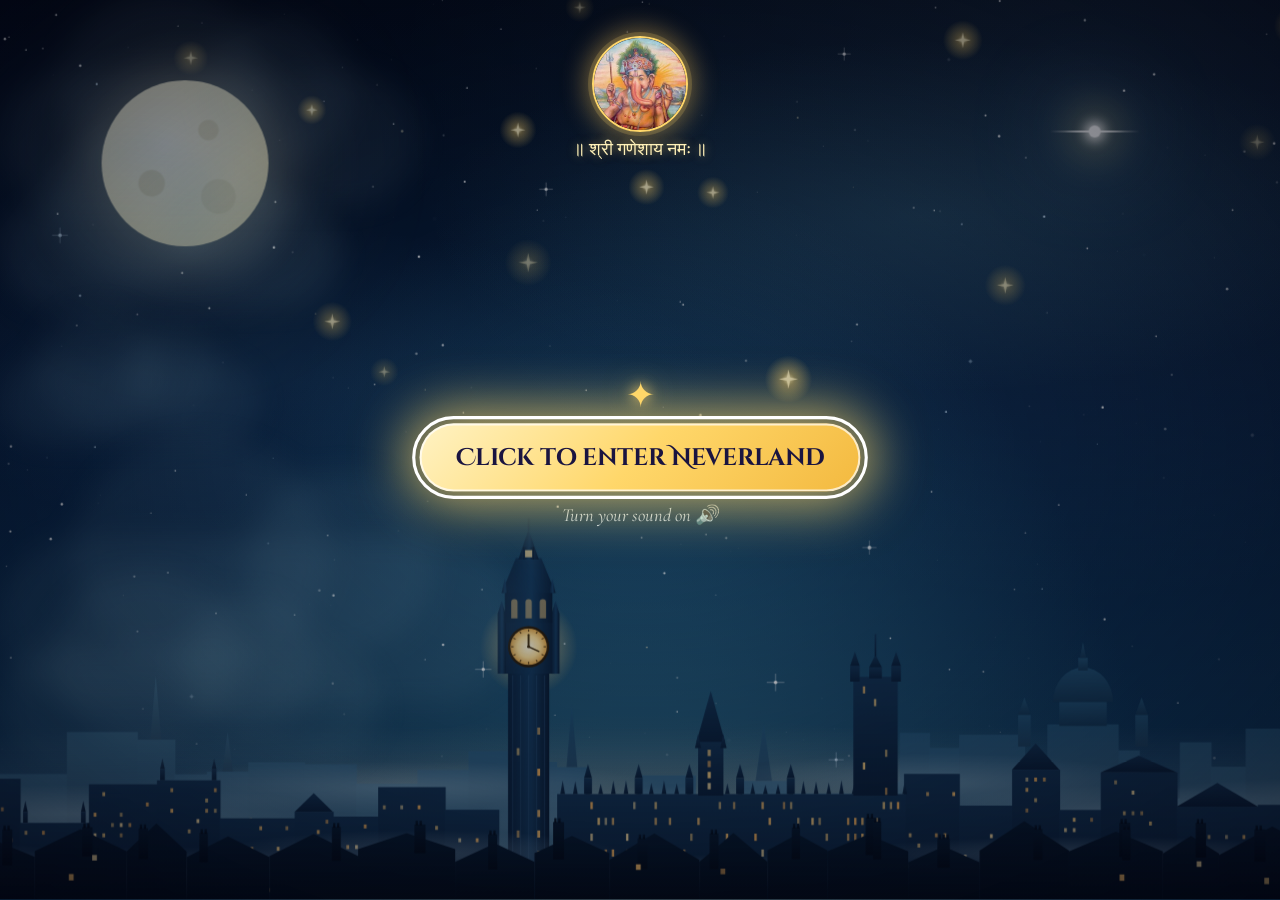
<file: site/index.html>
<!DOCTYPE html>
<html lang="en">
<head>
  <meta charset="utf-8">
  <meta name="viewport" content="width=device-width, initial-scale=1">
  <title>Baby Pundir's Neverland</title>
  <meta name="description" content="It's a boy! You're invited to Baby Pundir's Peter Pan baby shower. Second star to the right, and straight on till morning.">

  <!-- Link previews (WhatsApp, iMessage, etc.) -->
  <meta property="og:title" content="Baby Pundir's Neverland ✨">
  <meta property="og:description" content="It's a boy! Our little Lost Boy is on his way. Follow Tinker Bell to Neverland!">
  <meta property="og:type" content="website">
  <meta name="theme-color" content="#041226">

  <link rel="icon" href="data:image/svg+xml,<svg xmlns='http://www.w3.org/2000/svg' viewBox='0 0 100 100'><text y='.9em' font-size='90'>✨</text></svg>">
  <link rel="preconnect" href="https://fonts.googleapis.com">
  <link rel="preconnect" href="https://fonts.gstatic.com" crossorigin>
  <link href="https://fonts.googleapis.com/css2?family=Cinzel+Decorative:wght@700&family=Cormorant+Garamond:ital,wght@0,500;1,500&display=swap" rel="stylesheet">
  <link rel="stylesheet" href="assets/css/style.css?v=20261027">
  <script>
    document.documentElement.classList.add("js");
    // The opening flight plays once per visit (intro.js remembers it), and
    // first waits on a "tap to enter" screen so the song can start with it.
    try { if (sessionStorage.getItem("introSeen")) document.documentElement.classList.add("intro-seen"); } catch (e) {}
    if (!document.documentElement.classList.contains("intro-seen")) document.documentElement.classList.add("waiting");
  </script>
</head>
<body>
  <!-- Night sky: stars and shooting stars are drawn on this canvas -->
  <canvas id="sky" class="layer" data-depth="6" aria-hidden="true"></canvas>

  <!-- The second star to the right -->
  <div class="layer" data-depth="10" aria-hidden="true">
    <div class="second-star"></div>
  </div>

  <!-- The moon, with Peter Pan flying across it now and then -->
  <div class="layer" data-depth="14" aria-hidden="true">
    <div class="moon">
      <svg class="peter" viewBox="0 0 100 50" aria-hidden="true">
        <g fill="#1b1a3a" stroke="#1b1a3a" stroke-linecap="round" stroke-linejoin="round">
          <!-- legs trailing behind -->
          <path d="M52 25 L27 21" stroke-width="4.5" fill="none"/>
          <path d="M52 28 L35 34 L24 31" stroke-width="4.2" fill="none"/>
          <!-- body + jagged tunic -->
          <path d="M74 23 L52 25" stroke-width="9" fill="none"/>
          <path d="M50 20 L58 21 L54 31 L50 27 L47 31 Z" stroke-width="1"/>
          <!-- arms reaching forward -->
          <path d="M71 21 L93 23" stroke-width="3.4" fill="none"/>
          <path d="M70 26 L82 33 L88 32" stroke-width="3.2" fill="none"/>
          <!-- head, pointed hat and feather -->
          <circle cx="78" cy="19" r="5.2" stroke="none"/>
          <path d="M72 17 Q78 11 85 15 L61 16 Z" stroke-width="1"/>
          <path d="M74 14 Q71 9 75 5" stroke-width="1.3" fill="none"/>
        </g>
      </svg>
    </div>
  </div>

  <!-- Drifting clouds (back) -->
  <div class="layer clouds clouds-back" data-depth="18" aria-hidden="true">
    <span class="cloud c1"></span><span class="cloud c2"></span><span class="cloud c3"></span>
  </div>

  <!-- London at night with Big Ben (skyline.js loads it from assets/img/london.svg) -->
  <div class="layer city-scene" data-depth="26" aria-hidden="true"></div>

  <!-- Drifting clouds (front) -->
  <div class="layer clouds clouds-front" data-depth="40" aria-hidden="true">
    <span class="cloud c4"></span><span class="cloud c5"></span>
  </div>

  <!-- Tap to enter: browsers only allow sound after a tap, so the show starts here -->
  <button id="gate" class="gate" type="button">
    <!-- Shri Ganesh blessing at the top ("Shri Mangalmurti", Ravi Varma Press, c. 1900, public domain) -->
    <span class="ganesha" aria-hidden="true">
      <img src="assets/img/ganesha.webp" alt="" width="240" height="240">
      <span class="ganesha-mantra" lang="hi">॥ श्री गणेशाय नमः ॥</span>
    </span>
    <span class="gate-star" aria-hidden="true">✦</span>
    <span class="enter gate-btn"><span>Click to enter Neverland</span></span>
    <span class="gate-sub">Turn your sound on 🔊</span>
  </button>

  <!-- Opening flight: Peter and the Darlings cross the sky before the page appears -->
  <div id="flyers" class="flyers" aria-hidden="true">
    <img src="assets/img/flying-group.webp" alt="" width="581" height="628">
  </div>

  <main class="hero">
    <p class="kicker reveal" style="--d: .3s">Second star to the right, and straight on till morning</p>
    <h1 id="title">
      <span class="sr-only">Welcome to Baby Pundir's Neverland</span>
      <span class="small reveal" style="--d: .6s" aria-hidden="true">Welcome to</span>
      <span class="letters" aria-hidden="true">Baby Pundir's</span><br>
      <span class="letters" aria-hidden="true">Neverland</span>
    </h1>

    <p id="badge" class="badge">
      <span class="badge-star" aria-hidden="true">✦</span>
      It's a Boy!
      <span class="badge-star" aria-hidden="true">✦</span>
    </p>

    <p class="lede reveal" style="--d: 3.4s">Think happy thoughts and sprinkle a little pixie dust. Our very own Lost Boy is flying in soon, and we'd love for you to celebrate with us.</p>
    <a id="enter" class="enter reveal" style="--d: 3.8s" href="neverland.html">
      <span>Click here to enter Baby Pundir's Neverland</span>
    </a>
    <p class="hint reveal" style="--d: 4.4s">Psst… Tinker Bell follows you if you wave at her.</p>
  </main>

  <!-- Pixie dust -->
  <canvas id="dust" aria-hidden="true"></canvas>

  <!-- Tinker Bell -->
  <div id="tink" class="tink" aria-hidden="true">
    <span class="tink-glow"></span>
    <img src="assets/img/tinkerbell.webp" alt="" width="354" height="400">
  </div>

  <div class="curtain" aria-hidden="true"></div>

  <!-- Background song (music.js starts it on the first tap) -->
  <audio id="music" src="assets/audio/you-can-fly.m4a" loop preload="metadata"></audio>

  <script src="assets/js/sky.js?v=20261027"></script>
  <script src="assets/js/skyline.js?v=20261027"></script>
  <script src="assets/js/tinkerbell.js?v=20261027"></script>
  <script src="assets/js/scene.js?v=20261027"></script>
  <script src="assets/js/intro.js?v=20261027"></script>
  <script src="assets/js/music.js?v=20261027"></script>
</body>
</html>
</file>
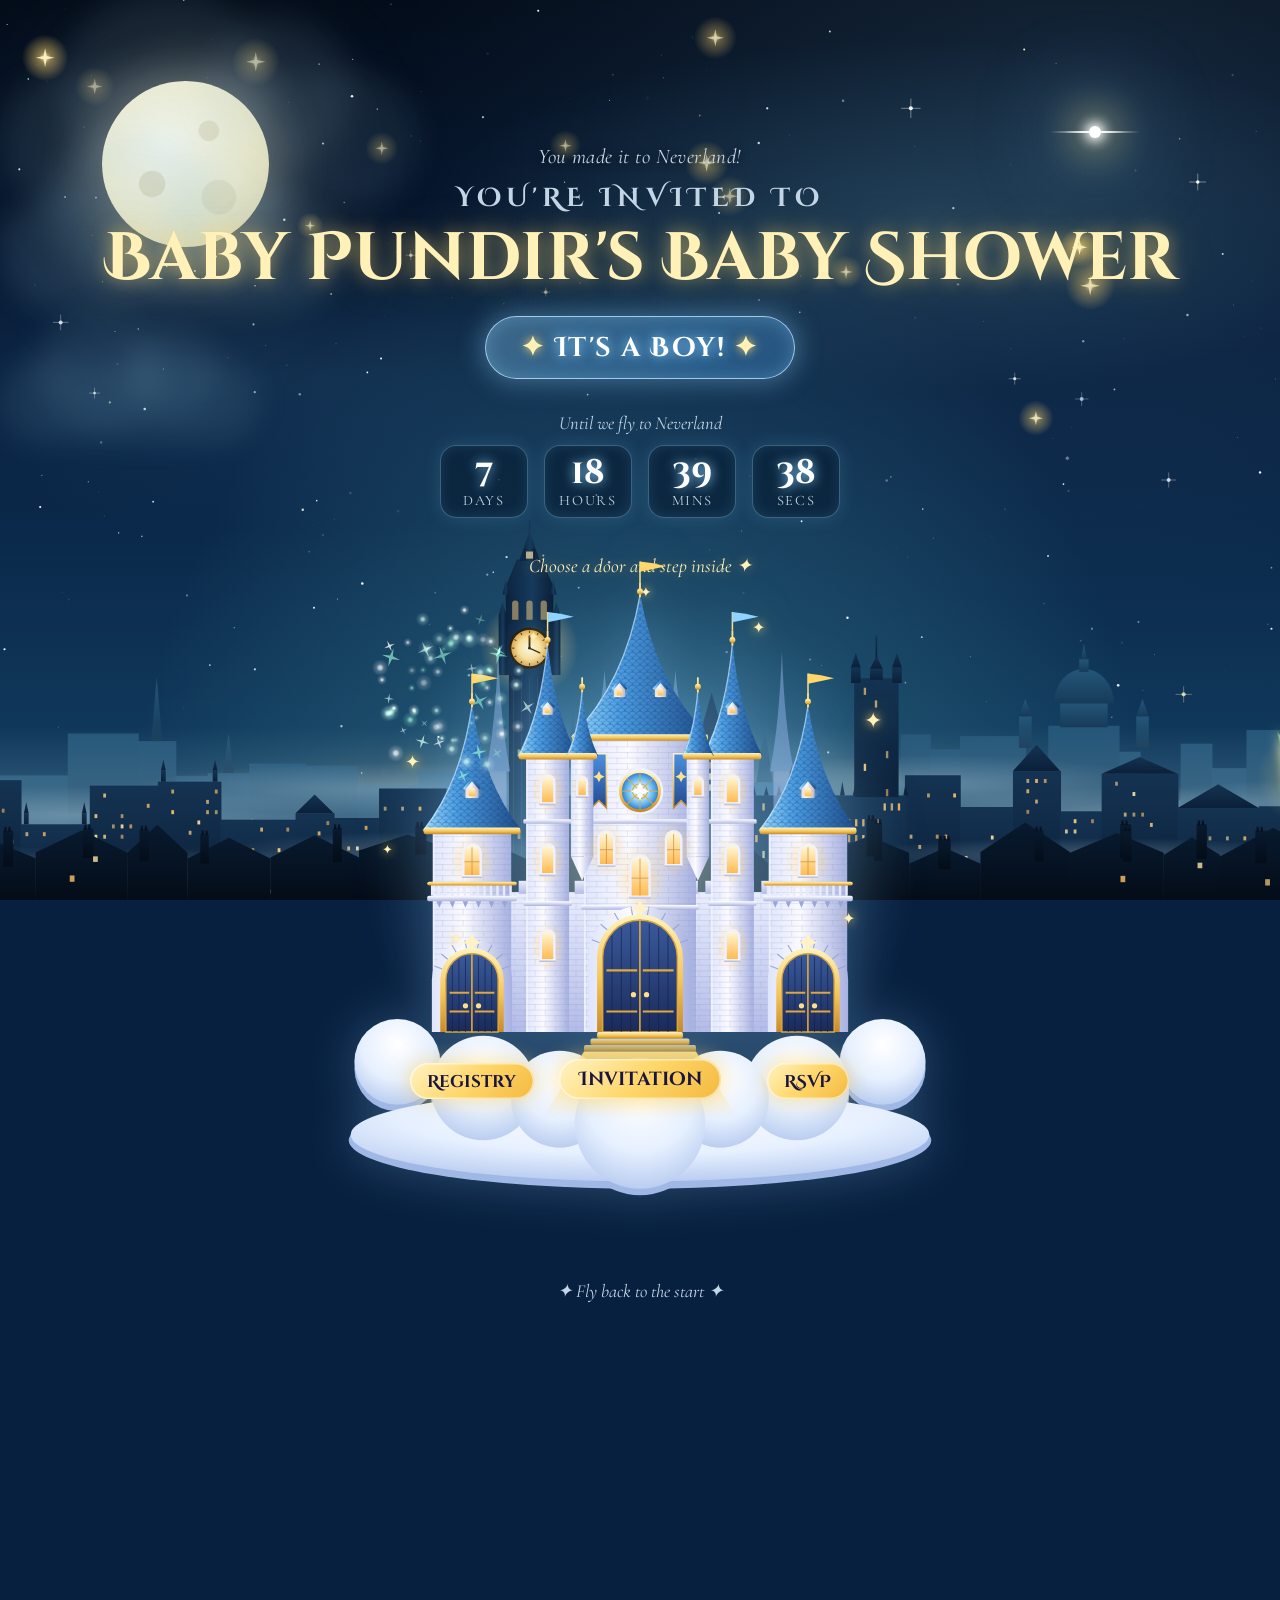
<file: site/neverland.html>
<!DOCTYPE html>
<html lang="en">
<head>
  <meta charset="utf-8">
  <meta name="viewport" content="width=device-width, initial-scale=1">
  <title>You're Invited: Baby Pundir's Baby Shower</title>
  <meta name="description" content="Baby Pundir's Peter Pan baby shower: Saturday, December 12, 11 AM at The Barrel Factory, Buffalo. Invitation, registry and RSVP. It's a boy!">
  <meta property="og:title" content="You're invited to Baby Pundir's baby shower ✨">
  <meta property="og:description" content="It's a boy! Saturday, December 12, 11 AM · The Barrel Factory, Buffalo. Second star to the right, and straight on till morning.">
  <meta property="og:type" content="website">
  <meta name="theme-color" content="#041226">
  <link rel="icon" href="data:image/svg+xml,<svg xmlns='http://www.w3.org/2000/svg' viewBox='0 0 100 100'><text y='.9em' font-size='90'>✨</text></svg>">
  <link rel="preconnect" href="https://fonts.googleapis.com">
  <link rel="preconnect" href="https://fonts.gstatic.com" crossorigin>
  <link href="https://fonts.googleapis.com/css2?family=Cinzel+Decorative:wght@700&family=Cormorant+Garamond:ital,wght@0,500;1,500&display=swap" rel="stylesheet">
  <link rel="stylesheet" href="assets/css/style.css?v=20261027">
  <script>document.documentElement.classList.add("js");</script>
</head>
<body class="inside">
  <!-- Night sky: stars and shooting stars are drawn on this canvas -->
  <canvas id="sky" aria-hidden="true"></canvas>

  <!-- The second star to the right -->
  <div class="layer" aria-hidden="true">
    <div class="second-star"></div>
  </div>

  <!-- The moon, with Peter Pan flying across it now and then -->
  <div class="layer" aria-hidden="true">
    <div class="moon">
      <svg class="peter" viewBox="0 0 100 50" aria-hidden="true">
        <g fill="#1b1a3a" stroke="#1b1a3a" stroke-linecap="round" stroke-linejoin="round">
          <path d="M52 25 L27 21" stroke-width="4.5" fill="none"/>
          <path d="M52 28 L35 34 L24 31" stroke-width="4.2" fill="none"/>
          <path d="M74 23 L52 25" stroke-width="9" fill="none"/>
          <path d="M50 20 L58 21 L54 31 L50 27 L47 31 Z" stroke-width="1"/>
          <path d="M71 21 L93 23" stroke-width="3.4" fill="none"/>
          <path d="M70 26 L82 33 L88 32" stroke-width="3.2" fill="none"/>
          <circle cx="78" cy="19" r="5.2" stroke="none"/>
          <path d="M72 17 Q78 11 85 15 L61 16 Z" stroke-width="1"/>
          <path d="M74 14 Q71 9 75 5" stroke-width="1.3" fill="none"/>
        </g>
      </svg>
    </div>
  </div>

  <!-- Drifting clouds -->
  <div class="layer clouds" aria-hidden="true">
    <span class="cloud c1"></span><span class="cloud c2"></span><span class="cloud c3"></span>
  </div>

  <!-- London at night with Big Ben (skyline.js loads it from assets/img/london.svg) -->
  <div class="layer city-scene" aria-hidden="true"></div>

  <header class="inside-hero" id="palace-view">
    <div class="inside-title">
      <p class="kicker">You made it to Neverland!</p>
      <h1>
        <span class="small">You're invited to</span>
        Baby Pundir's Baby Shower
      </h1>
    </div>

    <p class="badge revealed">
      <span class="badge-star" aria-hidden="true">✦</span>
      It's a Boy!
      <span class="badge-star" aria-hidden="true">✦</span>
    </p>

    <!-- Countdown to the start (11 AM Eastern, UTC-5), filled in by neverland.js -->
    <div id="countdown" class="countdown" data-start="2026-12-12T11:00:00-05:00">
      <p class="countdown-label">Until we fly to Neverland</p>
      <div class="countdown-units" role="timer" hidden>
        <span class="unit"><b data-unit="days">0</b><small>days</small></span>
        <span class="unit"><b data-unit="hours">0</b><small>hours</small></span>
        <span class="unit"><b data-unit="minutes">0</b><small>mins</small></span>
        <span class="unit"><b data-unit="seconds">0</b><small>secs</small></span>
      </div>
      <p class="countdown-note"></p>
    </div>

    <p class="palace-hint">Choose a door and step inside ✦</p>

    <!-- The palace: three doors lead to the invitation, the registry and the RSVP.
         neverland.js opens a door, zooms in, and shows just that room. -->
    <div id="palace" class="palace">
      <div class="palace-float">
        <!-- palace:start (drawn by tools/make_palace.py) -->
        <svg class="palace-art" viewBox="0 0 600 600" aria-hidden="true">
        <defs>
          <linearGradient id="pStone" x1="0" y1="0" x2="1" y2="0">
            <stop offset="0%" stop-color="#dfe5fb"/>
            <stop offset="40%" stop-color="#fbfaff"/>
            <stop offset="100%" stop-color="#a7b1e0"/>
          </linearGradient>
          <linearGradient id="pWall" x1="0" y1="0" x2="0" y2="1">
            <stop offset="0%" stop-color="#e9edfd"/>
            <stop offset="100%" stop-color="#b3bce8"/>
          </linearGradient>
          <linearGradient id="pLedge" x1="0" y1="0" x2="0" y2="1">
            <stop offset="0%" stop-color="#ffffff"/>
            <stop offset="100%" stop-color="#aab3e0"/>
          </linearGradient>
          <linearGradient id="pRoof" x1="0" y1="0" x2="1" y2="0">
            <stop offset="0%" stop-color="#9adcff"/>
            <stop offset="35%" stop-color="#4b9de3"/>
            <stop offset="100%" stop-color="#1d4a86"/>
          </linearGradient>
          <linearGradient id="pGold" x1="0" y1="0" x2="0" y2="1">
            <stop offset="0%" stop-color="#fff3c0"/>
            <stop offset="55%" stop-color="#f3c65a"/>
            <stop offset="100%" stop-color="#c88a2a"/>
          </linearGradient>
          <linearGradient id="pWin" x1="0" y1="0" x2="0" y2="1">
            <stop offset="0%" stop-color="#fff8d8"/>
            <stop offset="100%" stop-color="#ffbb52"/>
          </linearGradient>
          <radialGradient id="pGlow">
            <stop offset="0%" stop-color="#ffd27a" stop-opacity=".55"/>
            <stop offset="100%" stop-color="#ffd27a" stop-opacity="0"/>
          </radialGradient>
          <linearGradient id="pDoor" x1="0" y1="0" x2="0" y2="1">
            <stop offset="0%" stop-color="#3a5a9c"/>
            <stop offset="100%" stop-color="#1a2a5a"/>
          </linearGradient>
          <linearGradient id="pBanner" x1="0" y1="0" x2="0" y2="1">
            <stop offset="0%" stop-color="#4d8fe0"/>
            <stop offset="100%" stop-color="#20498f"/>
          </linearGradient>
          <radialGradient id="pLight" cx="50%" cy="75%" r="80%">
            <stop offset="0%" stop-color="#fffbe6"/>
            <stop offset="45%" stop-color="#ffd77a"/>
            <stop offset="100%" stop-color="#ff9f3a"/>
          </radialGradient>
          <radialGradient id="pRose">
            <stop offset="0%" stop-color="#ffffff"/>
            <stop offset="35%" stop-color="#bfe8ff"/>
            <stop offset="70%" stop-color="#5fb4f0"/>
            <stop offset="100%" stop-color="#2f6fc0"/>
          </radialGradient>
          <radialGradient id="pHalo">
            <stop offset="0%" stop-color="#ffecaa" stop-opacity=".5"/>
            <stop offset="50%" stop-color="#8fd3ff" stop-opacity=".16"/>
            <stop offset="100%" stop-color="#8fd3ff" stop-opacity="0"/>
          </radialGradient>
          <radialGradient id="pCloud" cx="50%" cy="30%" r="75%">
            <stop offset="0%" stop-color="#ffffff"/>
            <stop offset="55%" stop-color="#e6f0ff"/>
            <stop offset="100%" stop-color="#b3c8ee"/>
          </radialGradient>
          <linearGradient id="pPath" x1="0" y1="0" x2="0" y2="1">
            <stop offset="0%" stop-color="#ffe08a" stop-opacity=".95"/>
            <stop offset="100%" stop-color="#ffe08a" stop-opacity="0"/>
          </linearGradient>
          <pattern id="pBricks" width="22" height="12" patternUnits="userSpaceOnUse">
            <path d="M0 .5H22M0 6.5H22M.5 0V6M11.5 6V12" fill="none" stroke="#7d89c4" stroke-width=".7" opacity=".28"/>
          </pattern>
          <pattern id="pShingles" width="8" height="7" patternUnits="userSpaceOnUse">
            <path d="M0 7A4 4 0 0 1 8 7M-4 3.5A4 4 0 0 1 4 3.5M4 3.5A4 4 0 0 1 12 3.5" fill="none" stroke="#123a70" stroke-width=".8" opacity=".38"/>
          </pattern>
        </defs>
        <circle class="palace-halo" cx="300" cy="300" r="300" fill="url(#pHalo)"/>
        <g opacity=".5" fill="#a9bfe8">
        <rect x="139" y="200" width="18" height="280"/>
        <path d="M135 201Q145.1 152 148 72Q150.9 152 161 201Z" fill="#8fb2e6"/>
        <rect x="443" y="200" width="18" height="280"/>
        <path d="M439 201Q449.1 152 452 72Q454.9 152 465 201Z" fill="#8fb2e6"/>
        <rect x="255" y="150" width="14" height="330"/>
        <path d="M251 151Q259.6 128.6 262 92Q264.4 128.6 273 151Z" fill="#8fb2e6"/>
        <rect x="331" y="150" width="14" height="330"/>
        <path d="M327 151Q335.6 128.6 338 92Q340.4 128.6 349 151Z" fill="#8fb2e6"/>
        </g>
        <rect x="150" y="330" width="300" height="150" fill="url(#pWall)"/>
        <rect x="150" y="330" width="300" height="150" fill="url(#pBricks)"/>
        <g fill="url(#pWall)"><rect x="150" y="318" width="12" height="14"/><rect x="170" y="318" width="12" height="14"/><rect x="190" y="318" width="12" height="14"/><rect x="210" y="318" width="12" height="14"/><rect x="230" y="318" width="12" height="14"/><rect x="250" y="318" width="12" height="14"/><rect x="270" y="318" width="12" height="14"/><rect x="290" y="318" width="12" height="14"/><rect x="310" y="318" width="12" height="14"/><rect x="330" y="318" width="12" height="14"/><rect x="350" y="318" width="12" height="14"/><rect x="370" y="318" width="12" height="14"/><rect x="390" y="318" width="12" height="14"/><rect x="410" y="318" width="12" height="14"/><rect x="430" y="318" width="12" height="14"/></g>
        <rect x="178" y="182" width="46" height="298" fill="url(#pStone)"/>
        <rect x="178" y="182" width="46" height="298" fill="url(#pBricks)"/>
        <rect x="178" y="182" width="2" height="298" fill="#ffffff" opacity=".45"/>
        <rect x="175" y="252" width="52" height="5" rx="1.5" fill="url(#pLedge)"/>
        <rect x="175" y="340" width="52" height="5" rx="1.5" fill="url(#pLedge)"/>
        <path d="M169 184Q194 137.6 201 62Q208 137.6 233 184Z" fill="url(#pRoof)"/>
        <path d="M169 184Q194 137.6 201 62Q208 137.6 233 184Z" fill="url(#pShingles)"/>
        <path d="M171 183Q194 137.6 201 64" fill="none" stroke="#e8f6ff" stroke-width="1.4" opacity=".55"/>
        <path d="M195.5 140.1V131.8L201 125.2L206.5 131.8V140.1Z" fill="url(#pStone)"/>
        <path d="M194 132.4L201 124.5L208 132.4" fill="none" stroke="url(#pRoof)" stroke-width="2.5"/>
        <rect x="170" y="181" width="62" height="7" rx="2.5" fill="url(#pGold)"/>
        <path d="M201 66V50" stroke="#ffe08a" stroke-width="2"/><circle cx="201" cy="60" r="3.2" fill="url(#pGold)"/>
        <rect x="376" y="182" width="46" height="298" fill="url(#pStone)"/>
        <rect x="376" y="182" width="46" height="298" fill="url(#pBricks)"/>
        <rect x="376" y="182" width="2" height="298" fill="#ffffff" opacity=".45"/>
        <rect x="373" y="252" width="52" height="5" rx="1.5" fill="url(#pLedge)"/>
        <rect x="373" y="340" width="52" height="5" rx="1.5" fill="url(#pLedge)"/>
        <path d="M367 184Q392 137.6 399 62Q406 137.6 431 184Z" fill="url(#pRoof)"/>
        <path d="M367 184Q392 137.6 399 62Q406 137.6 431 184Z" fill="url(#pShingles)"/>
        <path d="M369 183Q392 137.6 399 64" fill="none" stroke="#e8f6ff" stroke-width="1.4" opacity=".55"/>
        <path d="M393.5 140.1V131.8L399 125.2L404.5 131.8V140.1Z" fill="url(#pStone)"/>
        <path d="M392 132.4L399 124.5L406 132.4" fill="none" stroke="url(#pRoof)" stroke-width="2.5"/>
        <rect x="368" y="181" width="62" height="7" rx="2.5" fill="url(#pGold)"/>
        <path d="M399 66V50" stroke="#ffe08a" stroke-width="2"/><circle cx="399" cy="60" r="3.2" fill="url(#pGold)"/>
        <rect x="78" y="262" width="84" height="218" fill="url(#pStone)"/>
        <rect x="78" y="262" width="84" height="218" fill="url(#pBricks)"/>
        <rect x="78" y="262" width="2" height="218" fill="#ffffff" opacity=".45"/>
        <path d="M67 264Q108.3 212.3 120 128Q131.7 212.3 173 264Z" fill="url(#pRoof)"/>
        <path d="M67 264Q108.3 212.3 120 128Q131.7 212.3 173 264Z" fill="url(#pShingles)"/>
        <path d="M69 263Q108.3 212.3 120 130" fill="none" stroke="#e8f6ff" stroke-width="1.4" opacity=".55"/>
        <path d="M113 229.4V218.9L120 210.5L127 218.9V229.4Z" fill="url(#pStone)"/>
        <path d="M111.5 219.6L120 209.5L128.5 219.6" fill="none" stroke="url(#pRoof)" stroke-width="2.5"/>
        <rect x="68" y="261" width="104" height="7" rx="2.5" fill="url(#pGold)"/>
        <path d="M120 132V116" stroke="#ffe08a" stroke-width="2"/><circle cx="120" cy="126" r="3.2" fill="url(#pGold)"/>
        <rect x="72" y="334" width="96" height="6" rx="2" fill="url(#pLedge)"/>
        <rect x="76" y="322" width="2.6" height="12" fill="#e7ebfb"/>
        <rect x="83" y="322" width="2.6" height="12" fill="#e7ebfb"/>
        <rect x="90" y="322" width="2.6" height="12" fill="#e7ebfb"/>
        <rect x="97" y="322" width="2.6" height="12" fill="#e7ebfb"/>
        <rect x="104" y="322" width="2.6" height="12" fill="#e7ebfb"/>
        <rect x="111" y="322" width="2.6" height="12" fill="#e7ebfb"/>
        <rect x="118" y="322" width="2.6" height="12" fill="#e7ebfb"/>
        <rect x="125" y="322" width="2.6" height="12" fill="#e7ebfb"/>
        <rect x="132" y="322" width="2.6" height="12" fill="#e7ebfb"/>
        <rect x="139" y="322" width="2.6" height="12" fill="#e7ebfb"/>
        <rect x="146" y="322" width="2.6" height="12" fill="#e7ebfb"/>
        <rect x="153" y="322" width="2.6" height="12" fill="#e7ebfb"/>
        <rect x="160" y="322" width="2.6" height="12" fill="#e7ebfb"/>
        <rect x="72" y="319" width="96" height="4" rx="2" fill="url(#pGold)"/>
        <path d="M82 340h6l-3 7Z" fill="#9aa5d6"/>
        <path d="M96 340h6l-3 7Z" fill="#9aa5d6"/>
        <path d="M110 340h6l-3 7Z" fill="#9aa5d6"/>
        <path d="M124 340h6l-3 7Z" fill="#9aa5d6"/>
        <path d="M138 340h6l-3 7Z" fill="#9aa5d6"/>
        <path d="M152 340h6l-3 7Z" fill="#9aa5d6"/>
        <rect x="438" y="262" width="84" height="218" fill="url(#pStone)"/>
        <rect x="438" y="262" width="84" height="218" fill="url(#pBricks)"/>
        <rect x="438" y="262" width="2" height="218" fill="#ffffff" opacity=".45"/>
        <path d="M427 264Q468.3 212.3 480 128Q491.7 212.3 533 264Z" fill="url(#pRoof)"/>
        <path d="M427 264Q468.3 212.3 480 128Q491.7 212.3 533 264Z" fill="url(#pShingles)"/>
        <path d="M429 263Q468.3 212.3 480 130" fill="none" stroke="#e8f6ff" stroke-width="1.4" opacity=".55"/>
        <path d="M473 229.4V218.9L480 210.5L487 218.9V229.4Z" fill="url(#pStone)"/>
        <path d="M471.5 219.6L480 209.5L488.5 219.6" fill="none" stroke="url(#pRoof)" stroke-width="2.5"/>
        <rect x="428" y="261" width="104" height="7" rx="2.5" fill="url(#pGold)"/>
        <path d="M480 132V116" stroke="#ffe08a" stroke-width="2"/><circle cx="480" cy="126" r="3.2" fill="url(#pGold)"/>
        <rect x="432" y="334" width="96" height="6" rx="2" fill="url(#pLedge)"/>
        <rect x="436" y="322" width="2.6" height="12" fill="#e7ebfb"/>
        <rect x="443" y="322" width="2.6" height="12" fill="#e7ebfb"/>
        <rect x="450" y="322" width="2.6" height="12" fill="#e7ebfb"/>
        <rect x="457" y="322" width="2.6" height="12" fill="#e7ebfb"/>
        <rect x="464" y="322" width="2.6" height="12" fill="#e7ebfb"/>
        <rect x="471" y="322" width="2.6" height="12" fill="#e7ebfb"/>
        <rect x="478" y="322" width="2.6" height="12" fill="#e7ebfb"/>
        <rect x="485" y="322" width="2.6" height="12" fill="#e7ebfb"/>
        <rect x="492" y="322" width="2.6" height="12" fill="#e7ebfb"/>
        <rect x="499" y="322" width="2.6" height="12" fill="#e7ebfb"/>
        <rect x="506" y="322" width="2.6" height="12" fill="#e7ebfb"/>
        <rect x="513" y="322" width="2.6" height="12" fill="#e7ebfb"/>
        <rect x="520" y="322" width="2.6" height="12" fill="#e7ebfb"/>
        <rect x="432" y="319" width="96" height="4" rx="2" fill="url(#pGold)"/>
        <path d="M442 340h6l-3 7Z" fill="#9aa5d6"/>
        <path d="M456 340h6l-3 7Z" fill="#9aa5d6"/>
        <path d="M470 340h6l-3 7Z" fill="#9aa5d6"/>
        <path d="M484 340h6l-3 7Z" fill="#9aa5d6"/>
        <path d="M498 340h6l-3 7Z" fill="#9aa5d6"/>
        <path d="M512 340h6l-3 7Z" fill="#9aa5d6"/>
        <rect x="240" y="162" width="120" height="318" fill="url(#pStone)"/>
        <rect x="240" y="162" width="120" height="318" fill="url(#pBricks)"/>
        <rect x="240" y="162" width="2" height="318" fill="#ffffff" opacity=".45"/>
        <rect x="237" y="252" width="126" height="5" rx="1.5" fill="url(#pLedge)"/>
        <rect x="237" y="344" width="126" height="5" rx="1.5" fill="url(#pLedge)"/>
        <path d="M226 164Q283.7 105.5 300 10Q316.3 105.5 374 164Z" fill="url(#pRoof)"/>
        <path d="M226 164Q283.7 105.5 300 10Q316.3 105.5 374 164Z" fill="url(#pShingles)"/>
        <path d="M228 163Q283.7 105.5 300 12" fill="none" stroke="#e8f6ff" stroke-width="1.4" opacity=".55"/>
        <path d="M272 121.2V112.2L278 105L284 112.2V121.2Z" fill="url(#pStone)"/>
        <path d="M270.5 112.8L278 104.2L285.5 112.8" fill="none" stroke="url(#pRoof)" stroke-width="2.5"/>
        <path d="M316 121.2V112.2L322 105L328 112.2V121.2Z" fill="url(#pStone)"/>
        <path d="M314.5 112.8L322 104.2L329.5 112.8" fill="none" stroke="url(#pRoof)" stroke-width="2.5"/>
        <rect x="227" y="161" width="146" height="7" rx="2.5" fill="url(#pGold)"/>
        <path d="M300 14V-2" stroke="#ffe08a" stroke-width="2"/><circle cx="300" cy="8" r="3.2" fill="url(#pGold)"/>
        <path class="banner" d="M248 182H264V240L256 232L248 240Z" fill="url(#pBanner)" stroke="url(#pGold)" stroke-width="1.6"/>
        <path d="M245 182H267" stroke="url(#pGold)" stroke-width="3" stroke-linecap="round"/>
        <path d="M256 200.4l2 4 4 2-4 2-2 4-2-4-4-2 4-2Z" fill="#ffe08a"/>
        <path class="banner" d="M336 182H352V240L344 232L336 240Z" fill="url(#pBanner)" stroke="url(#pGold)" stroke-width="1.6"/>
        <path d="M333 182H355" stroke="url(#pGold)" stroke-width="3" stroke-linecap="round"/>
        <path d="M344 200.4l2 4 4 2-4 2-2 4-2-4-4-2 4-2Z" fill="#ffe08a"/>
        <rect x="226" y="182" width="24" height="110" fill="url(#pStone)"/>
        <rect x="226" y="182" width="24" height="110" fill="url(#pBricks)"/>
        <path d="M226 292H250L238 318Z" fill="url(#pStone)"/>
        <path d="M226 292H250" stroke="url(#pGold)" stroke-width="3"/>
        <path d="M221 184Q234.3 156.6 238 112Q241.7 156.6 255 184Z" fill="url(#pRoof)"/>
        <path d="M221 184Q234.3 156.6 238 112Q241.7 156.6 255 184Z" fill="url(#pShingles)"/>
        <path d="M223 183Q234.3 156.6 238 114" fill="none" stroke="#e8f6ff" stroke-width="1.4" opacity=".55"/>
        <rect x="222" y="181" width="32" height="7" rx="2.5" fill="url(#pGold)"/>
        <path d="M238 116V100" stroke="#ffe08a" stroke-width="2"/><circle cx="238" cy="110" r="3.2" fill="url(#pGold)"/>
        <rect x="350" y="182" width="24" height="110" fill="url(#pStone)"/>
        <rect x="350" y="182" width="24" height="110" fill="url(#pBricks)"/>
        <path d="M350 292H374L362 318Z" fill="url(#pStone)"/>
        <path d="M350 292H374" stroke="url(#pGold)" stroke-width="3"/>
        <path d="M345 184Q358.3 156.6 362 112Q365.7 156.6 379 184Z" fill="url(#pRoof)"/>
        <path d="M345 184Q358.3 156.6 362 112Q365.7 156.6 379 184Z" fill="url(#pShingles)"/>
        <path d="M347 183Q358.3 156.6 362 114" fill="none" stroke="#e8f6ff" stroke-width="1.4" opacity=".55"/>
        <rect x="346" y="181" width="32" height="7" rx="2.5" fill="url(#pGold)"/>
        <path d="M362 116V100" stroke="#ffe08a" stroke-width="2"/><circle cx="362" cy="110" r="3.2" fill="url(#pGold)"/>
        <ellipse cx="201" cy="135.3" rx="8.8" ry="6.5" fill="url(#pGlow)"/>
        <ellipse cx="201" cy="221.4" rx="19.2" ry="25.2" fill="url(#pGlow)"/>
        <ellipse cx="201" cy="296.5" rx="19.2" ry="27" fill="url(#pGlow)"/>
        <ellipse cx="201" cy="388.5" rx="19.2" ry="27" fill="url(#pGlow)"/>
        <ellipse cx="399" cy="135.3" rx="8.8" ry="6.5" fill="url(#pGlow)"/>
        <ellipse cx="399" cy="221.4" rx="19.2" ry="25.2" fill="url(#pGlow)"/>
        <ellipse cx="399" cy="296.5" rx="19.2" ry="27" fill="url(#pGlow)"/>
        <ellipse cx="399" cy="388.5" rx="19.2" ry="27" fill="url(#pGlow)"/>
        <ellipse cx="120" cy="223.3" rx="11.2" ry="8.3" fill="url(#pGlow)"/>
        <ellipse cx="120" cy="297.6" rx="25.6" ry="28.8" fill="url(#pGlow)"/>
        <ellipse cx="480" cy="223.3" rx="11.2" ry="8.3" fill="url(#pGlow)"/>
        <ellipse cx="480" cy="297.6" rx="25.6" ry="28.8" fill="url(#pGlow)"/>
        <ellipse cx="278" cy="116" rx="9.6" ry="7.1" fill="url(#pGlow)"/>
        <ellipse cx="322" cy="116" rx="9.6" ry="7.1" fill="url(#pGlow)"/>
        <ellipse cx="264" cy="284.7" rx="22.4" ry="30.6" fill="url(#pGlow)"/>
        <ellipse cx="336" cy="284.7" rx="22.4" ry="30.6" fill="url(#pGlow)"/>
        <ellipse cx="300" cy="315.1" rx="28.8" ry="37.8" fill="url(#pGlow)"/>
        <ellipse cx="238" cy="217.9" rx="12.8" ry="16.2" fill="url(#pGlow)"/>
        <ellipse cx="362" cy="217.9" rx="12.8" ry="16.2" fill="url(#pGlow)"/>
        <g class="palace-windows">
        <path d="M198.2 138.6V134.1A2.8 2.8 0 0 1 203.8 134.1V138.6Z" fill="url(#pWin)" style="--d:0.0s"/>
        <path d="M192.5 235.5V212A8.5 8.5 0 0 1 209.5 212V235.5Z" fill="#eef1ff"/>
        <path d="M195 234V212A6 6 0 0 1 207 212V234Z" fill="url(#pWin)" style="--d:-0.6s"/>
        <rect x="192" y="234" width="18" height="3" rx="1" fill="url(#pLedge)"/>
        <path d="M192.5 311.5V286A8.5 8.5 0 0 1 209.5 286V311.5Z" fill="#eef1ff"/>
        <path d="M195 310V286A6 6 0 0 1 207 286V310Z" fill="url(#pWin)" style="--d:-1.2s"/>
        <rect x="192" y="310" width="18" height="3" rx="1" fill="url(#pLedge)"/>
        <path d="M192.5 403.5V378A8.5 8.5 0 0 1 209.5 378V403.5Z" fill="#eef1ff"/>
        <path d="M195 402V378A6 6 0 0 1 207 378V402Z" fill="url(#pWin)" style="--d:-1.8s"/>
        <rect x="192" y="402" width="18" height="3" rx="1" fill="url(#pLedge)"/>
        <path d="M396.2 138.6V134.1A2.8 2.8 0 0 1 401.8 134.1V138.6Z" fill="url(#pWin)" style="--d:-2.4s"/>
        <path d="M390.5 235.5V212A8.5 8.5 0 0 1 407.5 212V235.5Z" fill="#eef1ff"/>
        <path d="M393 234V212A6 6 0 0 1 405 212V234Z" fill="url(#pWin)" style="--d:-3.0s"/>
        <rect x="390" y="234" width="18" height="3" rx="1" fill="url(#pLedge)"/>
        <path d="M390.5 311.5V286A8.5 8.5 0 0 1 407.5 286V311.5Z" fill="#eef1ff"/>
        <path d="M393 310V286A6 6 0 0 1 405 286V310Z" fill="url(#pWin)" style="--d:-3.6s"/>
        <rect x="390" y="310" width="18" height="3" rx="1" fill="url(#pLedge)"/>
        <path d="M390.5 403.5V378A8.5 8.5 0 0 1 407.5 378V403.5Z" fill="#eef1ff"/>
        <path d="M393 402V378A6 6 0 0 1 405 378V402Z" fill="url(#pWin)" style="--d:-4.2s"/>
        <rect x="390" y="402" width="18" height="3" rx="1" fill="url(#pLedge)"/>
        <path d="M116.5 227.4V221.7A3.5 3.5 0 0 1 123.5 221.7V227.4Z" fill="url(#pWin)" style="--d:-4.8s"/>
        <path d="M109.5 313.5V288A10.5 10.5 0 0 1 130.5 288V313.5Z" fill="#eef1ff"/>
        <path d="M112 312V288A8 8 0 0 1 128 288V312Z" fill="url(#pWin)" style="--d:-5.4s"/>
        <path d="M120 282V312M112 297.6H128" stroke="#c9862e" stroke-width="1" opacity=".7"/>
        <rect x="109" y="312" width="22" height="3" rx="1" fill="url(#pLedge)"/>
        <path d="M476.5 227.4V221.7A3.5 3.5 0 0 1 483.5 221.7V227.4Z" fill="url(#pWin)" style="--d:-6.0s"/>
        <path d="M469.5 313.5V288A10.5 10.5 0 0 1 490.5 288V313.5Z" fill="#eef1ff"/>
        <path d="M472 312V288A8 8 0 0 1 488 288V312Z" fill="url(#pWin)" style="--d:-6.6s"/>
        <path d="M480 282V312M472 297.6H488" stroke="#c9862e" stroke-width="1" opacity=".7"/>
        <rect x="469" y="312" width="22" height="3" rx="1" fill="url(#pLedge)"/>
        <path d="M275 119.5V114.6A3 3 0 0 1 281 114.6V119.5Z" fill="url(#pWin)" style="--d:-7.2s"/>
        <path d="M319 119.5V114.6A3 3 0 0 1 325 114.6V119.5Z" fill="url(#pWin)" style="--d:-7.8s"/>
        <path d="M254.5 301.5V273A9.5 9.5 0 0 1 273.5 273V301.5Z" fill="#eef1ff"/>
        <path d="M257 300V273A7 7 0 0 1 271 273V300Z" fill="url(#pWin)" style="--d:-8.4s"/>
        <path d="M264 268V300M257 284.7H271" stroke="#c9862e" stroke-width="1" opacity=".7"/>
        <rect x="254" y="300" width="20" height="3" rx="1" fill="url(#pLedge)"/>
        <path d="M326.5 301.5V273A9.5 9.5 0 0 1 345.5 273V301.5Z" fill="#eef1ff"/>
        <path d="M329 300V273A7 7 0 0 1 343 273V300Z" fill="url(#pWin)" style="--d:-9.0s"/>
        <path d="M336 268V300M329 284.7H343" stroke="#c9862e" stroke-width="1" opacity=".7"/>
        <rect x="326" y="300" width="20" height="3" rx="1" fill="url(#pLedge)"/>
        <path d="M288.5 335.5V301A11.5 11.5 0 0 1 311.5 301V335.5Z" fill="#eef1ff"/>
        <path d="M291 334V301A9 9 0 0 1 309 301V334Z" fill="url(#pWin)" style="--d:-9.6s"/>
        <path d="M300 294V334M291 315.1H309" stroke="#c9862e" stroke-width="1" opacity=".7"/>
        <rect x="288" y="334" width="24" height="3" rx="1" fill="url(#pLedge)"/>
        <path d="M231.5 227.5V212A6.5 6.5 0 0 1 244.5 212V227.5Z" fill="#eef1ff"/>
        <path d="M234 226V212A4 4 0 0 1 242 212V226Z" fill="url(#pWin)" style="--d:-10.2s"/>
        <rect x="231" y="226" width="14" height="3" rx="1" fill="url(#pLedge)"/>
        <path d="M355.5 227.5V212A6.5 6.5 0 0 1 368.5 212V227.5Z" fill="#eef1ff"/>
        <path d="M358 226V212A4 4 0 0 1 366 212V226Z" fill="url(#pWin)" style="--d:-10.8s"/>
        <rect x="355" y="226" width="14" height="3" rx="1" fill="url(#pLedge)"/>
        </g>
        <circle cx="300" cy="222" r="25" fill="#eef1ff"/>
        <circle cx="300" cy="222" r="21" fill="url(#pRose)" stroke="url(#pGold)" stroke-width="3"/>
        <g stroke="#e0a83a" stroke-width="1.2" opacity=".85"><path d="M300 222L320 222"/><path d="M300 222L314.1 236.1"/><path d="M300 222L300 242"/><path d="M300 222L285.9 236.1"/><path d="M300 222L280 222"/><path d="M300 222L285.9 207.9"/><path d="M300 222L300 202"/><path d="M300 222L314.1 207.9"/></g>
        <circle cx="300" cy="222" r="8" fill="none" stroke="#e0a83a" stroke-width="1.2"/>
        <path d="M300 212l3 7 7 3-7 3-3 7-3-7-7-3 7-3Z" fill="#ffffff"/>
        <path d="M300 -2V-24" stroke="#ffe08a" stroke-width="1.6"/>
        <path class="pennant" d="M300 -24Q314 -23 328 -19Q314 -16 300 -13Z" fill="#ffd76a"/>
        <path d="M201 50V30" stroke="#ffe08a" stroke-width="1.6"/>
        <path class="pennant" d="M201 30Q215 31 229 35Q215 38 201 41Z" fill="#8fd3ff"/>
        <path d="M399 50V30" stroke="#ffe08a" stroke-width="1.6"/>
        <path class="pennant" d="M399 30Q413 31 427 35Q413 38 399 41Z" fill="#8fd3ff"/>
        <path d="M120 116V96" stroke="#ffe08a" stroke-width="1.6"/>
        <path class="pennant" d="M120 96Q134 97 148 101Q134 104 120 107Z" fill="#ffd76a"/>
        <path d="M480 116V96" stroke="#ffe08a" stroke-width="1.6"/>
        <path class="pennant" d="M480 96Q494 97 508 101Q494 104 480 107Z" fill="#ffd76a"/>
        <path d="M77 480V424A43 43 0 0 1 163 424V480Z" fill="url(#pStone)"/>
        <path d="M88.1 412.4L79.6 409.3" stroke="#9aa5d6" stroke-width="1.2"/>
        <path d="M94 402.1L87.1 396.4" stroke="#9aa5d6" stroke-width="1.2"/>
        <path d="M103 394.6L98.5 386.8" stroke="#9aa5d6" stroke-width="1.2"/>
        <path d="M114.1 390.5L112.5 381.7" stroke="#9aa5d6" stroke-width="1.2"/>
        <path d="M125.9 390.5L127.5 381.7" stroke="#9aa5d6" stroke-width="1.2"/>
        <path d="M137 394.6L141.5 386.8" stroke="#9aa5d6" stroke-width="1.2"/>
        <path d="M146 402.1L152.9 396.4" stroke="#9aa5d6" stroke-width="1.2"/>
        <path d="M151.9 412.4L160.4 409.3" stroke="#9aa5d6" stroke-width="1.2"/>
        <g class="door door-registry">
        <path class="door-frame" d="M86 480V424A34 34 0 0 1 154 424V480Z" fill="url(#pGold)"/>
        <path class="door-light" d="M92 480V424A28 28 0 0 1 148 424V480Z" fill="url(#pLight)"/>
        <g class="leaf leaf-l">
        <path d="M92 480V424A28 28 0 0 1 120 396V480Z" fill="url(#pDoor)" stroke="#e0a83a" stroke-width="1.5"/>
        <path d="M113 399.9V480" stroke="#152248" stroke-width="1" opacity=".7"/>
        <path d="M106 402.8V480" stroke="#152248" stroke-width="1" opacity=".7"/>
        <path d="M99 408.5V480" stroke="#152248" stroke-width="1" opacity=".7"/>
        <path d="M96 438H117M96 458H117" stroke="#e0a83a" stroke-width="2.2"/>
        <circle cx="113" cy="452" r="2.8" fill="#ffe08a"/>
        </g>
        <g class="leaf leaf-r">
        <path d="M120 396A28 28 0 0 1 148 424V480H120Z" fill="url(#pDoor)" stroke="#e0a83a" stroke-width="1.5"/>
        <path d="M127 399.9V480" stroke="#152248" stroke-width="1" opacity=".7"/>
        <path d="M134 402.8V480" stroke="#152248" stroke-width="1" opacity=".7"/>
        <path d="M141 408.5V480" stroke="#152248" stroke-width="1" opacity=".7"/>
        <path d="M123 438H144M123 458H144" stroke="#e0a83a" stroke-width="2.2"/>
        <circle cx="127" cy="452" r="2.8" fill="#ffe08a"/>
        </g>
        <path d="M120 374l3 7 7 3-7 3-3 7-3-7-7-3 7-3Z" fill="#fff3c4"/>
        </g>
        <path d="M245 480V400A55 55 0 0 1 355 400V480Z" fill="url(#pStone)"/>
        <path d="M256.8 384.3L248.3 381.2" stroke="#9aa5d6" stroke-width="1.2"/>
        <path d="M264.8 370.4L257.9 364.6" stroke="#9aa5d6" stroke-width="1.2"/>
        <path d="M277 360.2L272.5 352.4" stroke="#9aa5d6" stroke-width="1.2"/>
        <path d="M292 354.7L290.4 345.8" stroke="#9aa5d6" stroke-width="1.2"/>
        <path d="M308 354.7L309.6 345.8" stroke="#9aa5d6" stroke-width="1.2"/>
        <path d="M323 360.2L327.5 352.4" stroke="#9aa5d6" stroke-width="1.2"/>
        <path d="M335.2 370.4L342.1 364.6" stroke="#9aa5d6" stroke-width="1.2"/>
        <path d="M343.2 384.3L351.7 381.2" stroke="#9aa5d6" stroke-width="1.2"/>
        <g class="door door-invitation">
        <path class="door-frame" d="M254 480V400A46 46 0 0 1 346 400V480Z" fill="url(#pGold)"/>
        <path class="door-light" d="M260 480V400A40 40 0 0 1 340 400V480Z" fill="url(#pLight)"/>
        <g class="leaf leaf-l">
        <path d="M260 480V400A40 40 0 0 1 300 360V480Z" fill="url(#pDoor)" stroke="#e0a83a" stroke-width="1.5"/>
        <path d="M290 364.3V480" stroke="#152248" stroke-width="1" opacity=".7"/>
        <path d="M280 368.4V480" stroke="#152248" stroke-width="1" opacity=".7"/>
        <path d="M270 376.5V480" stroke="#152248" stroke-width="1" opacity=".7"/>
        <path d="M264 414H297M264 458H297" stroke="#e0a83a" stroke-width="2.2"/>
        <circle cx="293" cy="440" r="2.8" fill="#ffe08a"/>
        </g>
        <g class="leaf leaf-r">
        <path d="M300 360A40 40 0 0 1 340 400V480H300Z" fill="url(#pDoor)" stroke="#e0a83a" stroke-width="1.5"/>
        <path d="M310 364.3V480" stroke="#152248" stroke-width="1" opacity=".7"/>
        <path d="M320 368.4V480" stroke="#152248" stroke-width="1" opacity=".7"/>
        <path d="M330 376.5V480" stroke="#152248" stroke-width="1" opacity=".7"/>
        <path d="M303 414H336M303 458H336" stroke="#e0a83a" stroke-width="2.2"/>
        <circle cx="307" cy="440" r="2.8" fill="#ffe08a"/>
        </g>
        <path d="M300 338l3 7 7 3-7 3-3 7-3-7-7-3 7-3Z" fill="#fff3c4"/>
        </g>
        <path d="M437 480V424A43 43 0 0 1 523 424V480Z" fill="url(#pStone)"/>
        <path d="M448.1 412.4L439.6 409.3" stroke="#9aa5d6" stroke-width="1.2"/>
        <path d="M454 402.1L447.1 396.4" stroke="#9aa5d6" stroke-width="1.2"/>
        <path d="M463 394.6L458.5 386.8" stroke="#9aa5d6" stroke-width="1.2"/>
        <path d="M474.1 390.5L472.5 381.7" stroke="#9aa5d6" stroke-width="1.2"/>
        <path d="M485.9 390.5L487.5 381.7" stroke="#9aa5d6" stroke-width="1.2"/>
        <path d="M497 394.6L501.5 386.8" stroke="#9aa5d6" stroke-width="1.2"/>
        <path d="M506 402.1L512.9 396.4" stroke="#9aa5d6" stroke-width="1.2"/>
        <path d="M511.9 412.4L520.4 409.3" stroke="#9aa5d6" stroke-width="1.2"/>
        <g class="door door-rsvp">
        <path class="door-frame" d="M446 480V424A34 34 0 0 1 514 424V480Z" fill="url(#pGold)"/>
        <path class="door-light" d="M452 480V424A28 28 0 0 1 508 424V480Z" fill="url(#pLight)"/>
        <g class="leaf leaf-l">
        <path d="M452 480V424A28 28 0 0 1 480 396V480Z" fill="url(#pDoor)" stroke="#e0a83a" stroke-width="1.5"/>
        <path d="M473 399.9V480" stroke="#152248" stroke-width="1" opacity=".7"/>
        <path d="M466 402.8V480" stroke="#152248" stroke-width="1" opacity=".7"/>
        <path d="M459 408.5V480" stroke="#152248" stroke-width="1" opacity=".7"/>
        <path d="M456 438H477M456 458H477" stroke="#e0a83a" stroke-width="2.2"/>
        <circle cx="473" cy="452" r="2.8" fill="#ffe08a"/>
        </g>
        <g class="leaf leaf-r">
        <path d="M480 396A28 28 0 0 1 508 424V480H480Z" fill="url(#pDoor)" stroke="#e0a83a" stroke-width="1.5"/>
        <path d="M487 399.9V480" stroke="#152248" stroke-width="1" opacity=".7"/>
        <path d="M494 402.8V480" stroke="#152248" stroke-width="1" opacity=".7"/>
        <path d="M501 408.5V480" stroke="#152248" stroke-width="1" opacity=".7"/>
        <path d="M483 438H504M483 458H504" stroke="#e0a83a" stroke-width="2.2"/>
        <circle cx="487" cy="452" r="2.8" fill="#ffe08a"/>
        </g>
        <path d="M480 374l3 7 7 3-7 3-3 7-3-7-7-3 7-3Z" fill="#fff3c4"/>
        </g>
        <g class="palace-clouds">
        <ellipse cx="300" cy="596" rx="312" ry="52" fill="#9fb8e6"/>
        <circle cx="40" cy="519" r="46" fill="#9fb8e6"/>
        <circle cx="560" cy="519" r="46" fill="#9fb8e6"/>
        <circle cx="132" cy="547" r="56" fill="#9fb8e6"/>
        <circle cx="468" cy="547" r="56" fill="#9fb8e6"/>
        <circle cx="214" cy="559" r="52" fill="#9fb8e6"/>
        <circle cx="386" cy="559" r="52" fill="#9fb8e6"/>
        <circle cx="300" cy="585" r="70" fill="#9fb8e6"/>
        <ellipse cx="300" cy="590" rx="310" ry="50" fill="url(#pCloud)"/>
        <circle cx="40" cy="512" r="46" fill="url(#pCloud)"/>
        <circle cx="560" cy="512" r="46" fill="url(#pCloud)"/>
        <circle cx="132" cy="540" r="56" fill="url(#pCloud)"/>
        <circle cx="468" cy="540" r="56" fill="url(#pCloud)"/>
        <circle cx="214" cy="552" r="52" fill="url(#pCloud)"/>
        <circle cx="386" cy="552" r="52" fill="url(#pCloud)"/>
        <circle cx="300" cy="578" r="70" fill="url(#pCloud)"/>
        </g>
        <rect x="254" y="480" width="92" height="7" rx="2" fill="url(#pGold)" opacity="1.00"/>
        <rect x="247" y="487" width="106" height="7" rx="2" fill="url(#pGold)" opacity="0.85"/>
        <rect x="240" y="494" width="120" height="7" rx="2" fill="url(#pGold)" opacity="0.70"/>
        <path d="M240 501H360L404 572H196Z" fill="url(#pPath)"/>
        </svg>
        <!-- palace:end -->

        <span class="spark" style="--x:8%; --y:30%; --s:1.1rem; --d:0s">✦</span>
        <span class="spark" style="--x:90%; --y:22%; --s:1.4rem; --d:-1.2s">✦</span>
        <span class="spark" style="--x:16%; --y:62%; --s:.9rem; --d:-2.1s">✦</span>
        <span class="spark" style="--x:86%; --y:58%; --s:1rem; --d:-0.6s">✦</span>
        <span class="spark" style="--x:30%; --y:8%; --s:.8rem; --d:-1.7s">✦</span>
        <span class="spark" style="--x:70%; --y:6%; --s:1rem; --d:-2.6s">✦</span>
        <span class="spark" style="--x:50%; --y:0%; --s:.9rem; --d:-0.3s">✦</span>
        <span class="spark" style="--x:4%; --y:46%; --s:.8rem; --d:-3s">✦</span>

        <a class="door-link" href="#registry" style="--l:9%; --t:61%; --w:22%; --h:31%"><span class="door-label">Registry</span></a>
        <a class="door-link door-main" href="#invitation" style="--l:38%; --t:56%; --w:24%; --h:36%"><span class="door-label">Invitation</span></a>
        <a class="door-link" href="#rsvp" style="--l:69%; --t:61%; --w:22%; --h:31%"><span class="door-label">RSVP</span></a>
      </div>
    </div>
  </header>

  <main class="sections">
    <!-- 1. Invitation -->
    <section id="invitation" class="card rise-in" aria-labelledby="invitation-title">
      <a class="back-palace" href="#palace">✦ Back to the palace</a>
      <p class="eyebrow">The Invitation</p>
      <h2 id="invitation-title" tabindex="-1">Come fly with us</h2>
      <p class="quote">“When the first baby laughed for the first time, its laugh broke into a thousand pieces… and that was the beginning of fairies.”</p>
      <p>Our newest Lost Boy is on his way! Please join us for a baby shower in honour of <strong>Baby Pundir</strong>, our little boy. Bring your happy thoughts, and we'll bring the pixie dust, as we get ready to welcome him home.</p>

      <dl class="details">
        <div>
          <dt>When</dt>
          <dd>Saturday, December 12, 2026<br>11:00 AM – 3:00 PM</dd>
        </div>
        <div>
          <dt>Where</dt>
          <dd>
            The Barrel Factory<br>
            65 Vandalia St, Buffalo, NY 14204<br>
            <a class="map-link" href="https://www.google.com/maps/search/?api=1&amp;query=The+Barrel+Factory%2C+65+Vandalia+St%2C+Buffalo%2C+NY+14204" target="_blank" rel="noopener">Open in Google Maps</a>
          </dd>
        </div>
        <div>
          <dt>Hosted by</dt>
          <dd>Sydney and Naman Pundir</dd>
        </div>
      </dl>

      <div class="actions">
        <p class="actions-label">Add to calendar</p>
        <a class="btn" href="baby-shower.ics">Apple / Outlook (.ics)</a>
        <a class="btn" href="https://calendar.google.com/calendar/render?action=TEMPLATE&amp;text=Baby+Pundir%27s+Baby+Shower&amp;dates=20261212T160000Z/20261212T200000Z&amp;location=The+Barrel+Factory%2C+65+Vandalia+St%2C+Buffalo%2C+NY+14204&amp;details=Come+fly+with+us+to+Neverland%21+Invitation%2C+registry+and+RSVP%3A+https%3A%2F%2Fiamnmn9.github.io%2Fbb%2Fneverland.html" target="_blank" rel="noopener">Google Calendar</a>
      </div>
      <a class="back-palace back-bottom" href="#palace">✦ Back to the palace</a>
    </section>

    <!-- 2. Amazon registry -->
    <section id="registry" class="card card-registry rise-in" aria-labelledby="registry-title">
      <a class="back-palace" href="#palace">✦ Back to the palace</a>
      <p class="eyebrow">The Registry</p>
      <h2 id="registry-title" tabindex="-1">A treasure chest for our Lost Boy</h2>
      <p>Your company is the greatest gift of all. If you'd like to bring something for Baby Pundir, we've put together a little list on Amazon.</p>
      <a class="enter" href="https://www.amazon.com/baby-reg/sydney-pundir-february-2027-buffalo/1U5L5IB5YAIJA" target="_blank" rel="noopener"><span>Open our Amazon registry</span></a>
      <p class="fine-print">Opens Amazon in a new tab</p>

      <!-- Little extras to bring -->
      <div class="extras">
        <div class="extra">
          <svg class="extra-icon" viewBox="0 0 48 48" width="46" height="46" aria-hidden="true">
            <path d="M5 14h38v6a4 4 0 0 0 0 8v6H5v-6a4 4 0 0 0 0-8Z" fill="rgba(255,215,106,.12)" stroke="currentColor" stroke-width="2" stroke-linejoin="round"/>
            <path d="M16 15v18" stroke="currentColor" stroke-width="1.6" stroke-dasharray="2.5 2.5"/>
            <path d="M29 18l1.8 4.2 4.2 1.8-4.2 1.8L29 30l-1.8-4.2-4.2-1.8 4.2-1.8Z" fill="currentColor"/>
          </svg>
          <h3>✦ The Diaper Raffle ✦</h3>
          <p>Bring a pack of diapers, any size, for a chance to win a special prize.</p>
        </div>
        <div class="extra">
          <svg class="extra-icon" viewBox="0 0 48 48" width="46" height="46" aria-hidden="true">
            <path d="M24 13c-5-3-11-4-18-3v25c7-1 13 0 18 3 5-3 11-4 18-3V10c-7-1-13 0-18 3Z" fill="rgba(255,215,106,.12)" stroke="currentColor" stroke-width="2" stroke-linejoin="round"/>
            <path d="M24 13v25M11 17c3-.3 6 0 9 1M11 22c3-.3 6 0 9 1M28 18c3-1 6-1.3 9-1M28 23c3-1 6-1.3 9-1" stroke="currentColor" stroke-width="1.6" stroke-linecap="round" fill="none"/>
          </svg>
          <h3>Start His Very First Library</h3>
          <p>Instead of a card, please bring a book with a special note inside for baby to treasure.</p>
        </div>
      </div>

      <a class="back-palace back-bottom" href="#palace">✦ Back to the palace</a>
    </section>

    <!-- 3. RSVP: replies go to Formspree, which emails them to us (neverland.js sends it without leaving the page) -->
    <section id="rsvp" class="card rise-in" aria-labelledby="rsvp-title">
      <a class="back-palace" href="#palace">✦ Back to the palace</a>
      <p class="eyebrow">RSVP</p>
      <h2 id="rsvp-title" tabindex="-1">Will you fly with us?</h2>
      <p>Please let us know if you can make it by <strong>Monday, November 30</strong>.</p>

      <form id="rsvp-form" class="rsvp-form" action="https://formspree.io/f/xoeejaab" method="POST">
        <input type="hidden" name="_subject" value="New RSVP for Baby Pundir's baby shower">
        <!-- Spam trap: people never see this, bots fill it in -->
        <input type="text" name="_gotcha" style="display:none" tabindex="-1" autocomplete="off">

        <label class="field">
          <span class="field-label">Your name</span>
          <input type="text" name="name" required autocomplete="name">
        </label>

        <fieldset class="field">
          <legend class="field-label">Will you be there?</legend>
          <label class="choice"><input type="radio" name="attending" value="Yes" required> <span>Yes, I'll fly in!</span></label>
          <label class="choice"><input type="radio" name="attending" value="No"> <span>Sadly, I can't make it</span></label>
        </fieldset>

        <label id="guests-field" class="field">
          <span class="field-label">How many guests, including you?</span>
          <input type="number" name="guests" min="1" max="10" value="1" inputmode="numeric" required>
        </label>

        <label class="field">
          <span class="field-label">A message for Baby Pundir <small>(optional)</small></span>
          <textarea name="message" rows="3"></textarea>
        </label>

        <button class="enter" type="submit"><span>Send my RSVP</span></button>
        <p class="form-status" role="status"></p>
      </form>

      <div id="rsvp-thanks" class="rsvp-thanks" tabindex="-1" hidden>
        <p class="thanks-title">Thank you! ✨</p>
        <p class="thanks-text"></p>
      </div>
      <a class="back-palace back-bottom" href="#palace">✦ Back to the palace</a>
    </section>
  </main>

  <!-- Room at the end to see the city below the cards -->
  <footer class="city">
    <a class="back-home" href="./">✦ Fly back to the start ✦</a>
  </footer>

  <!-- Pixie dust -->
  <canvas id="dust" aria-hidden="true"></canvas>

  <!-- Tinker Bell: rests in the corner and follows the pointer (data-calm) -->
  <div id="tink" class="tink" data-calm aria-hidden="true">
    <span class="tink-glow"></span>
    <img src="assets/img/tinkerbell.webp" alt="" width="354" height="400">
  </div>

  <!-- Background song (music.js starts it on the first tap) -->
  <audio id="music" src="assets/audio/you-can-fly.m4a" loop preload="metadata"></audio>

  <script src="assets/js/sky.js?v=20261027"></script>
  <script src="assets/js/skyline.js?v=20261027"></script>
  <script src="assets/js/tinkerbell.js?v=20261027"></script>
  <script src="assets/js/neverland.js?v=20261027"></script>
  <script src="assets/js/music.js?v=20261027"></script>
</body>
</html>
</file>
<file: site/assets/css/style.css>
:root {
  --night-1: #030c1a;
  --night-2: #082040;
  --night-3: #134468;
  --dusk: #2f6a84;
  --gold: #ffd76a;
  --gold-soft: #fff1b8;
  --boy: #8fd3ff;
  --boy-deep: #3f8fd8;
  --ink: #f5f1ff;
  --ink-dim: #c3d6e6;
  /* Pointer parallax, set by scene.js (-1 … 1) */
  --px: 0;
  --py: 0;
  /* Length of the landing page's opening flight; the rest waits for it */
  --intro: 16.5s;
}
.intro-seen { --intro: 0s; }

* { box-sizing: border-box; }

html, body {
  margin: 0;
  height: 100%;
}

body {
  min-height: 100vh;
  min-height: 100dvh;
  /* Very short phone screens can scroll rather than cut off the button. */
  overflow-x: hidden;
  color: var(--ink);
  font-family: "Cormorant Garamond", Georgia, serif;
  background-color: var(--night-2);
}
/* The night sky: teal glows like misty nebulae, and warm city light on the horizon. */
body::before {
  content: "";
  position: fixed;
  inset: 0;
  z-index: -1;
  background:
    radial-gradient(ellipse 75% 38% at 50% 106%, rgba(255, 168, 96, .26) 0%, transparent 70%),
    radial-gradient(ellipse at 50% 120%, var(--dusk) 0%, transparent 60%),
    radial-gradient(ellipse 55% 28% at 72% 24%, rgba(110, 190, 210, .17) 0%, transparent 70%),
    radial-gradient(ellipse 48% 24% at 22% 42%, rgba(90, 165, 205, .13) 0%, transparent 70%),
    radial-gradient(ellipse at 85% 10%, rgba(143, 211, 255, .12) 0%, transparent 45%),
    linear-gradient(180deg, var(--night-1) 0%, var(--night-2) 45%, var(--night-3) 100%);
}

.sr-only {
  position: absolute;
  width: 1px;
  height: 1px;
  overflow: hidden;
  clip-path: inset(50%);
  white-space: nowrap;
}

/* ---------- Parallax layers ---------- */

.layer {
  position: fixed;
  inset: 0;
  pointer-events: none;
  z-index: 1;
  transform: translate3d(
    calc(var(--px) * var(--depth, 0) * -1px),
    calc(var(--py) * var(--depth, 0) * -.5px),
    0
  );
  will-change: transform;
}
#sky {
  width: 100%;
  height: 100%;
  z-index: 0;
}
#dust {
  position: fixed;
  inset: 0;
  width: 100%;
  height: 100%;
  pointer-events: none;
  z-index: 5;
}

/* ---------- Moon, Peter and the second star ---------- */

.moon {
  position: absolute;
  top: 9vh;
  left: 8vw;
  width: clamp(80px, 13vw, 170px);
  aspect-ratio: 1;
  border-radius: 50%;
  overflow: hidden;
  background:
    radial-gradient(circle at 30% 62%, rgba(190, 178, 130, .35) 0 8%, transparent 9%),
    radial-gradient(circle at 64% 30%, rgba(190, 178, 130, .3) 0 6%, transparent 7%),
    radial-gradient(circle at 70% 70%, rgba(190, 178, 130, .25) 0 10%, transparent 11%),
    radial-gradient(circle at 38% 38%, #fffdf0 0%, #f6eec8 55%, #d9cf9f 100%);
  box-shadow:
    0 0 50px 14px rgba(255, 246, 200, .28),
    0 0 140px 50px rgba(255, 246, 200, .1);
}

.peter {
  position: absolute;
  top: 28%;
  left: 0;
  width: 70%;
  transform: translateX(-120%);
}
.js .peter { animation: peter-fly 16s ease-in-out 5s infinite; }

@keyframes peter-fly {
  0%   { transform: translate(-120%, 30%) rotate(-8deg); }
  28%  { transform: translate(160%, -20%) rotate(-14deg); }
  100% { transform: translate(160%, -20%) rotate(-14deg); }
}

.second-star {
  position: absolute;
  top: 14vh;
  right: 14vw;
  width: 12px;
  height: 12px;
  border-radius: 50%;
  background: #fff;
  box-shadow:
    0 0 12px 4px #fff,
    0 0 40px 14px rgba(255, 230, 140, .55),
    0 0 90px 30px rgba(143, 211, 255, .25);
  animation: pulse 3.2s ease-in-out infinite;
}
.second-star::before,
.second-star::after {
  content: "";
  position: absolute;
  left: 50%;
  top: 50%;
  width: 90px;
  height: 2px;
  background: linear-gradient(90deg, transparent, #fff, transparent);
  transform: translate(-50%, -50%);
  animation: spin 18s linear infinite;
}
.second-star::after { animation-direction: reverse; width: 60px; }

@keyframes pulse {
  0%, 100% { scale: 1; opacity: 1; }
  50% { scale: 1.3; opacity: .85; }
}
@keyframes spin {
  from { transform: translate(-50%, -50%) rotate(0deg); }
  to   { transform: translate(-50%, -50%) rotate(360deg); }
}

/* ---------- Clouds ---------- */

.cloud {
  position: absolute;
  left: 0;
  width: var(--w);
  height: calc(var(--w) * .32);
  border-radius: 999px;
  background: rgba(150, 195, 215, var(--a, .13));
  filter: blur(14px);
  animation: drift var(--t) linear infinite;
  animation-delay: var(--delay);
}
.cloud::before,
.cloud::after {
  content: "";
  position: absolute;
  border-radius: 50%;
  background: inherit;
}
.cloud::before { width: 50%; height: 140%; left: 14%; bottom: 20%; }
.cloud::after  { width: 36%; height: 110%; right: 16%; bottom: 30%; }

.c1 { --w: 340px; --t: 140s; --delay: -30s; top: 22vh; }
.c2 { --w: 260px; --t: 110s; --delay: -80s; top: 40vh; --a: .1; }
.c3 { --w: 420px; --t: 170s; --delay: -120s; top: 8vh; --a: .09; }
.c4 { --w: 520px; --t: 90s;  --delay: -20s; top: 60vh; --a: .1; }
.c5 { --w: 380px; --t: 75s;  --delay: -55s; top: 72vh; --a: .12; }

@keyframes drift {
  from { transform: translateX(-60vw); }
  to   { transform: translateX(130vw); }
}

/* ---------- London at night (assets/img/london.svg, loaded by skyline.js) ---------- */

.city-scene { left: -3%; right: -3%; }
.city-scene svg {
  position: absolute;
  left: 0;
  bottom: 0;
  width: 100%;
  height: clamp(240px, 44vh, 520px);
}
/* Some windows switch on and off; Big Ben's clock glows; the fog drifts. */
.city-scene .win {
  opacity: 0;
  animation: window 9s ease-in-out infinite;
  animation-delay: var(--delay);
}
.city-scene .clock-glow { animation: clock-glow 4s ease-in-out infinite; }
.city-scene .fog { animation: fog-drift 70s ease-in-out infinite alternate; }
.city-scene .fog-front { animation-duration: 50s; animation-direction: alternate-reverse; }
@keyframes fog-drift {
  from { transform: translateX(-90px); }
  to   { transform: translateX(90px); }
}
@keyframes window {
  0%, 30%  { opacity: 0; }
  38%, 85% { opacity: .85; }
  95%      { opacity: 0; }
}
@keyframes clock-glow {
  0%, 100% { opacity: .85; }
  50% { opacity: 1; }
}

/* ---------- Hero ---------- */

.hero {
  position: relative;
  z-index: 3;
  min-height: 100vh;
  min-height: 100dvh;
  display: flex;
  flex-direction: column;
  align-items: center;
  justify-content: center;
  text-align: center;
  padding: 24px 16px 10vh;
}

.kicker {
  margin: 0 0 1rem;
  font-style: italic;
  font-size: clamp(1rem, 2.4vw, 1.3rem);
  color: var(--ink-dim);
  letter-spacing: .02em;
  text-shadow: 0 1px 8px rgba(3, 12, 26, .9);
}

h1 {
  margin: 0;
  font-family: "Cinzel Decorative", "Cormorant Garamond", serif;
  font-weight: 700;
  font-size: clamp(2.3rem, 8vw, 5.2rem);
  line-height: 1.08;
  color: var(--gold-soft);
  text-shadow:
    0 0 18px rgba(255, 215, 106, .55),
    0 0 46px rgba(255, 215, 106, .25);
}
h1 .small {
  display: block;
  font-size: .38em;
  letter-spacing: .2em;
  text-transform: uppercase;
  color: var(--ink-dim);
  text-shadow: none;
  margin-bottom: .4em;
}

/* Individual letters, split by scene.js */
.ch {
  display: inline-block;
  transition: color .6s ease, text-shadow .6s ease, transform .6s ease;
}
.js .ch {
  opacity: 0;
  animation: letter-in 1s cubic-bezier(.2, .8, .2, 1) forwards;
  animation-delay: calc(var(--d) + var(--intro));
}
.ch.lit {
  color: #fff;
  transform: translateY(-4px);
  text-shadow:
    0 0 10px #fff,
    0 0 26px var(--gold),
    0 0 60px rgba(255, 215, 106, .8);
  transition-duration: .08s;
}
@keyframes letter-in {
  from { opacity: 0; transform: translateY(.5em) scale(.85); filter: blur(10px); }
  to   { opacity: 1; transform: none; filter: blur(0); }
}

/* ---------- "It's a Boy!" badge ---------- */

.badge {
  margin: 1.3rem 0 0;
  padding: .45em 1.3em;
  border-radius: 999px;
  font-family: "Cinzel Decorative", serif;
  font-weight: 700;
  font-size: clamp(1.15rem, 3.4vw, 1.7rem);
  letter-spacing: .06em;
  color: #fff;
  background: linear-gradient(135deg, rgba(143, 211, 255, .35), rgba(63, 143, 216, .35));
  border: 1.5px solid rgba(190, 232, 255, .8);
  text-shadow: 0 0 12px var(--boy), 0 0 24px var(--boy-deep);
  box-shadow:
    0 0 24px 4px rgba(143, 211, 255, .35),
    inset 0 0 18px rgba(143, 211, 255, .3);
  backdrop-filter: blur(3px);
}
.badge-star {
  display: inline-block;
  color: var(--gold-soft);
  text-shadow: 0 0 10px var(--gold);
}
.js .badge {
  opacity: 0;
  transform: scale(.4);
}
.js .badge.revealed {
  animation: badge-pop .9s cubic-bezier(.2, 1.6, .4, 1) forwards,
             badge-glow 3s ease-in-out .9s infinite;
}
.js .badge.revealed .badge-star { animation: twirl 4s linear infinite; }

@keyframes badge-pop {
  0%   { opacity: 0; transform: scale(.4); filter: blur(6px); }
  60%  { opacity: 1; filter: blur(0); }
  100% { opacity: 1; transform: scale(1); }
}
@keyframes badge-glow {
  0%, 100% { opacity: 1; transform: scale(1); box-shadow: 0 0 24px 4px rgba(143, 211, 255, .35), inset 0 0 18px rgba(143, 211, 255, .3); }
  50%      { opacity: 1; transform: scale(1.03); box-shadow: 0 0 40px 10px rgba(143, 211, 255, .55), inset 0 0 22px rgba(143, 211, 255, .45); }
}
@keyframes twirl { to { transform: rotate(360deg); } }

.lede {
  max-width: 34rem;
  margin: 1.3rem auto 2rem;
  font-size: clamp(1.1rem, 2.6vw, 1.4rem);
  line-height: 1.5;
  color: var(--ink);
}

/* ---------- Enter button ---------- */

.enter {
  position: relative;
  display: inline-block;
  overflow: hidden;
  padding: 1rem 2rem;
  border-radius: 999px;
  font-family: "Cinzel Decorative", serif;
  font-size: clamp(.95rem, 2.6vw, 1.15rem);
  font-weight: 700;
  color: #1a1440;
  text-decoration: none;
  background: linear-gradient(135deg, #fff3c4 0%, var(--gold) 50%, #f3b93f 100%);
  box-shadow:
    0 0 0 2px rgba(255, 255, 255, .5) inset,
    0 0 28px 6px rgba(255, 215, 106, .45);
  transition: transform .3s cubic-bezier(.2, 1.4, .4, 1), box-shadow .3s ease;
}
.enter::after {
  /* light sweeping across the button */
  content: "";
  position: absolute;
  top: -50%;
  left: -60%;
  width: 40%;
  height: 200%;
  background: linear-gradient(90deg, transparent, rgba(255, 255, 255, .75), transparent);
  transform: rotate(20deg);
  animation: shine 4.5s ease-in-out 5s infinite;
}
.enter:hover,
.enter:focus-visible {
  transform: translateY(-3px) scale(1.05);
  box-shadow:
    0 0 0 2px rgba(255, 255, 255, .7) inset,
    0 0 50px 14px rgba(255, 215, 106, .7);
}
.enter:focus-visible { outline: 3px solid #fff; outline-offset: 4px; }

@keyframes shine {
  0%, 60% { left: -60%; }
  85%, 100% { left: 130%; }
}

.hint {
  margin-top: 1.4rem;
  font-style: italic;
  font-size: 1rem;
  color: var(--ink-dim);
  opacity: .8;
}

/* ---------- Staggered intro ---------- */

.js .reveal {
  opacity: 0;
  animation: rise 1.1s cubic-bezier(.2, .8, .2, 1) forwards;
  animation-delay: calc(var(--d, 0s) + var(--intro));
}
.js .hint.reveal { --to: .8; }
@keyframes rise {
  from { opacity: 0; transform: translateY(18px); filter: blur(6px); }
  to   { opacity: var(--to, 1); transform: none; filter: blur(0); }
}

.curtain {
  position: fixed;
  inset: 0;
  z-index: 20;
  background: #02030f;
  pointer-events: none;
  opacity: 0;
}
.js .curtain { animation: curtain-up 1.6s ease forwards; }
@keyframes curtain-up {
  from { opacity: 1; }
  to   { opacity: 0; visibility: hidden; }
}

/* ---------- Tap to enter (intro.js) ---------- */

/* Everything waits behind the gate until the visitor taps. */
.waiting .hero,
.waiting .hero *,
.waiting .flyers,
.waiting .flyers img { animation-play-state: paused; }
/* …and stays out of sight, even when reduced motion shows it all at once. */
.waiting .hero,
.waiting .tink { visibility: hidden; }

.gate { display: none; }
.waiting .gate,
.gate.gone {
  position: fixed;
  inset: 0;
  z-index: 30;
  display: flex;
  flex-direction: column;
  align-items: center;
  justify-content: center;
  gap: .7rem;
  margin: 0;
  padding: 16px;
  border: 0;
  font: inherit;
  color: var(--gold-soft);
  cursor: pointer;
  background: radial-gradient(ellipse at 50% 50%, rgba(6, 26, 48, .15) 0%, rgba(2, 3, 15, .6) 100%);
  transition: opacity .7s ease;
}
.gate.gone { opacity: 0; pointer-events: none; }
.gate-star {
  font-size: 2.2rem;
  color: var(--gold);
  text-shadow: 0 0 14px var(--gold), 0 0 30px rgba(255, 215, 106, .6);
  animation: twirl 6s linear infinite;
}
/* Shri Ganesh at the top centre, in a glowing gold medallion. */
.ganesha {
  position: absolute;
  top: max(4vh, 18px);
  left: 50%;
  transform: translateX(-50%);
  display: flex;
  flex-direction: column;
  align-items: center;
  gap: .45rem;
}
.ganesha img {
  width: clamp(72px, 20vw, 96px);
  height: auto;
  border-radius: 50%;
  border: 2.5px solid var(--gold);
  box-shadow:
    0 0 0 4px rgba(255, 215, 106, .18),
    0 0 26px 6px rgba(255, 200, 90, .45);
}
.ganesha-mantra {
  font-size: clamp(.95rem, 3.6vw, 1.1rem);
  white-space: nowrap;
  color: var(--gold-soft);
  text-shadow: 0 0 10px rgba(255, 215, 106, .5);
}

/* The gold button in the middle (the whole screen is tappable). */
.gate-btn {
  font-size: clamp(1.05rem, 4.4vw, 1.4rem);
  padding: 1.1rem 2.2rem;
  animation: gate-glow 2.6s ease-in-out infinite;
}
.gate:hover .gate-btn,
.gate:focus-visible .gate-btn {
  transform: translateY(-3px) scale(1.05);
  box-shadow:
    0 0 0 2px rgba(255, 255, 255, .7) inset,
    0 0 50px 14px rgba(255, 215, 106, .7);
}
.gate-sub {
  font-style: italic;
  font-size: 1.15rem;
  color: var(--ink-dim);
}
.gate:focus-visible { outline: none; }
.gate:focus-visible .gate-btn { outline: 3px solid #fff; outline-offset: 4px; }
@keyframes gate-glow {
  0%, 100% { box-shadow: 0 0 0 2px rgba(255, 255, 255, .5) inset, 0 0 24px 4px rgba(255, 215, 106, .4); }
  50%      { box-shadow: 0 0 0 2px rgba(255, 255, 255, .6) inset, 0 0 44px 12px rgba(255, 215, 106, .7); }
}

/* ---------- Opening flight (intro.js adds the dust) ---------- */

.flyers {
  position: fixed;
  left: 0;
  top: 0;
  z-index: 4;
  width: min(520px, 78vw);
  pointer-events: none;
  opacity: 0;
  animation: fly-across calc(var(--intro) - .5s) linear .4s forwards;
}
.flyers img {
  display: block;
  width: 100%;
  height: auto;
  filter: drop-shadow(0 0 14px rgba(255, 230, 140, .45));
  animation: flyers-bob 1.1s ease-in-out infinite alternate;
}
.intro-seen .flyers { display: none; }

/* Two passes: bottom left out to top right, then back in at the top right,
   down to the bottom right corner and out through the top left. They're
   mirrored on the way back so they face where they're flying. */
@keyframes fly-across {
  0%    { opacity: 1; transform: translate(-100%, 100vh) rotate(8deg) scale(.7, .7); animation-timing-function: ease-in-out; }
  41%   { opacity: 1; transform: translate(100vw, -100%) rotate(-8deg) scale(1.05, 1.05); animation-timing-function: step-end; }
  44%   { opacity: 1; transform: translate(calc(100vw - 100%), -100%) rotate(-12deg) scale(-.9, .9); animation-timing-function: ease-in-out; }
  62%   { opacity: 1; transform: translate(calc(100vw - 100%), calc(100vh - 100%)) rotate(0deg) scale(-.95, .95); animation-timing-function: ease-in-out; }
  100%  { opacity: 1; transform: translate(-100%, -100%) rotate(14deg) scale(-1.05, 1.05); }
}
@keyframes flyers-bob {
  from { transform: translateY(-6px) rotate(-1.5deg); }
  to   { transform: translateY(6px) rotate(1.5deg); }
}

/* ---------- Tinker Bell ---------- */

.tink {
  position: fixed;
  z-index: 6;
  left: 0;
  top: 0;
  width: 110px;
  height: 110px;
  margin: -55px 0 0 -55px;
  pointer-events: none;
  will-change: transform;
  transform: translate3d(-200px, -200px, 0);
}
.tink img {
  position: relative;
  display: block;
  width: 100%;
  height: 100%;
  object-fit: contain;
  filter: drop-shadow(0 0 6px rgba(255, 240, 170, .9));
}
.tink-glow {
  position: absolute;
  inset: -10px;
  border-radius: 50%;
  background: radial-gradient(circle, rgba(255, 250, 215, .95) 0%, rgba(255, 224, 102, .45) 22%, rgba(255, 224, 102, .12) 45%, transparent 68%);
  animation: tink-pulse 1.6s ease-in-out infinite;
}

@keyframes tink-pulse {
  0%, 100% { transform: scale(.92); opacity: .85; }
  50%      { transform: scale(1.12); opacity: 1; }
}

/* ---------- Page leave transition ---------- */

body.leaving::after {
  content: "";
  position: fixed;
  inset: 0;
  z-index: 10;
  background: radial-gradient(circle at var(--x, 50%) var(--y, 50%), #fffbe6 0%, var(--gold) 30%, var(--night-1) 75%);
  animation: whoosh .9s ease-in forwards;
}
@keyframes whoosh {
  from { opacity: 0; }
  to   { opacity: 1; }
}

/* ---------- Inside page (neverland.html) ---------- */

/* This page scrolls, unlike the landing page. */
body.inside {
  height: auto;
  overflow-x: hidden;
  overflow-y: visible;
}

.inside-hero {
  position: relative;
  z-index: 3;
  display: flex;
  flex-direction: column;
  align-items: center;
  text-align: center;
  padding: max(16vh, 96px) 16px 4rem;
}
.inside-title { position: relative; }
.inside-hero h1 { font-size: clamp(2rem, 6.4vw, 4.2rem); }

/* A smaller Tinker Bell for reading (tinkerbell.js calm mode). */
.tink[data-calm] {
  width: 84px;
  height: 84px;
  margin: -42px 0 0 -42px;
}

/* ---------- Countdown ---------- */

.countdown { margin-top: 2rem; }
.countdown-label {
  margin: 0 0 .7rem;
  font-style: italic;
  font-size: 1.15rem;
  color: var(--ink-dim);
}
.countdown-units {
  display: flex;
  justify-content: center;
  gap: clamp(8px, 2.5vw, 16px);
}
.countdown-units[hidden] { display: none; }
.unit {
  display: flex;
  flex-direction: column;
  align-items: center;
  min-width: clamp(68px, 18vw, 88px);
  padding: .6rem .4rem .5rem;
  border-radius: 16px;
  background: rgba(6, 26, 48, .6);
  border: 1px solid rgba(143, 211, 255, .35);
  box-shadow: 0 0 18px rgba(143, 211, 255, .15), inset 0 0 14px rgba(143, 211, 255, .12);
}
.unit b {
  font-family: "Cinzel Decorative", serif;
  font-size: clamp(1.5rem, 6vw, 2.1rem);
  line-height: 1.1;
  color: #fff;
  text-shadow: 0 0 12px var(--boy);
  font-variant-numeric: tabular-nums;
}
.unit small {
  font-size: .9rem;
  letter-spacing: .12em;
  text-transform: uppercase;
  color: var(--ink-dim);
}
.countdown-note {
  margin: .8rem 0 0;
  font-size: 1.1rem;
  color: var(--gold-soft);
}
.countdown-note:empty { display: none; }

/* ---------- The palace (neverland.js opens its doors) ---------- */

[hidden] { display: none !important; }

.palace-hint {
  margin: 2.2rem 0 0;
  font-style: italic;
  font-size: 1.2rem;
  color: var(--gold-soft);
  text-shadow: 0 0 12px rgba(255, 215, 106, .45);
}
.palace {
  position: relative;
  width: min(560px, 100%);
  margin: .4rem auto 0;
  transition: transform .55s cubic-bezier(.5, 0, .75, 0), opacity .55s ease;
}
/* Zooming in through the door that was opened. */
.palace.zoom { transform: scale(2.6); opacity: 0; }

.palace-float {
  position: relative;
  aspect-ratio: 1;
  animation: palace-float 7s ease-in-out infinite;
}
.palace-art {
  position: absolute;
  inset: 0;
  width: 100%;
  height: 100%;
  overflow: visible;
  filter: drop-shadow(0 0 24px rgba(143, 211, 255, .25));
}
@keyframes palace-float {
  0%, 100% { translate: 0 0; }
  50%      { translate: 0 -10px; }
}

.palace-halo { animation: halo 5s ease-in-out infinite; }
@keyframes halo {
  0%, 100% { opacity: .75; }
  50%      { opacity: 1; }
}
.palace-windows path { animation: palace-window 4s ease-in-out infinite; animation-delay: var(--d); }
@keyframes palace-window {
  0%, 100% { opacity: .8; }
  50%      { opacity: 1; }
}
.pennant {
  transform-box: fill-box;
  transform-origin: left center;
  animation: pennant 1.4s ease-in-out infinite alternate;
}
@keyframes pennant {
  from { transform: skewY(-6deg) scaleX(.9); }
  to   { transform: skewY(6deg) scaleX(1.05); }
}

/* Doors: a warm glow behind them, and leaves that swing open from the hinges. */
.door-light { animation: door-glow 2.8s ease-in-out infinite; }
.door-registry .door-light { animation-delay: -.9s; }
.door-rsvp .door-light { animation-delay: -1.8s; }
@keyframes door-glow {
  0%, 100% { opacity: .75; }
  50%      { opacity: 1; }
}
.leaf {
  transform-box: fill-box;
  transition: transform .7s cubic-bezier(.3, .7, .3, 1);
}
.leaf-l { transform-origin: left center; }
.leaf-r { transform-origin: right center; }
.palace:not([data-opening]):has(.door-link[href="#invitation"]:hover) .door-invitation .leaf,
.palace:not([data-opening]):has(.door-link[href="#registry"]:hover) .door-registry .leaf,
.palace:not([data-opening]):has(.door-link[href="#rsvp"]:hover) .door-rsvp .leaf { transform: scaleX(.82); }
.palace[data-opening="invitation"] .door-invitation .leaf,
.palace[data-opening="registry"] .door-registry .leaf,
.palace[data-opening="rsvp"] .door-rsvp .leaf { transform: scaleX(.06); }

/* Sparkles twinkling around the towers. */
.spark {
  position: absolute;
  left: var(--x);
  top: var(--y);
  font-size: var(--s);
  color: var(--gold-soft);
  text-shadow: 0 0 10px var(--gold), 0 0 22px rgba(255, 215, 106, .6);
  pointer-events: none;
  animation: spark 3.2s ease-in-out infinite;
  animation-delay: var(--d);
}
@keyframes spark {
  0%, 100% { opacity: .2; transform: scale(.6) rotate(0deg); }
  50%      { opacity: 1; transform: scale(1.15) rotate(45deg); }
}

/* Tappable doors, each with a gold name ribbon on the clouds below. */
.door-link {
  position: absolute;
  left: var(--l);
  top: var(--t);
  width: var(--w);
  height: var(--h);
  display: flex;
  align-items: flex-end;
  justify-content: center;
  border-radius: 45% 45% 14px 14px;
  text-decoration: none;
  -webkit-tap-highlight-color: transparent;
}
.door-label {
  white-space: nowrap;
  padding: .38em 1em;
  border-radius: 999px;
  font-family: "Cinzel Decorative", serif;
  font-weight: 700;
  font-size: clamp(.78rem, 3vw, 1.08rem);
  color: #1a1440;
  background: linear-gradient(135deg, #fff3c4 0%, var(--gold) 50%, #f3b93f 100%);
  box-shadow:
    0 0 0 1.5px rgba(255, 255, 255, .55) inset,
    0 0 18px 3px rgba(255, 215, 106, .5);
  transition: transform .3s cubic-bezier(.2, 1.4, .4, 1), box-shadow .3s ease;
}
.door-main .door-label { font-size: clamp(.86rem, 3.4vw, 1.2rem); }
.door-link:hover .door-label,
.door-link:focus-visible .door-label {
  transform: translateY(-2px) scale(1.08);
  box-shadow:
    0 0 0 1.5px rgba(255, 255, 255, .8) inset,
    0 0 30px 8px rgba(255, 215, 106, .75);
}
.door-link:focus-visible { outline: none; }
.door-link:focus-visible .door-label { outline: 2px solid #fff; outline-offset: 3px; }

/* ---------- Rooms ---------- */

/* Inside a room: just the card, a little way down from the top. */
body[data-view="room"] .sections { padding-top: max(9vh, 56px); }
.back-palace {
  display: inline-block;
  margin: -.4rem 0 1.2rem;
  padding: .45rem 1.1rem;
  border-radius: 999px;
  font-size: 1.05rem;
  color: var(--gold-soft);
  text-decoration: none;
  border: 1px solid rgba(255, 215, 106, .5);
  background: rgba(6, 26, 48, .45);
  transition: background .25s ease, box-shadow .25s ease;
}
.back-palace:hover,
.back-palace:focus-visible {
  background: rgba(255, 215, 106, .16);
  box-shadow: 0 0 18px rgba(255, 215, 106, .35);
}
.back-palace:focus-visible { outline: 2px solid #fff; outline-offset: 3px; }
.back-palace.back-bottom { margin: 1.8rem 0 0; }
/* Without JavaScript every room shows, so the way back isn't needed. */
html:not(.js) .back-palace { display: none; }
.card h2:focus { outline: none; }

/* ---------- Cards ---------- */

.sections {
  position: relative;
  z-index: 3;
  display: grid;
  gap: 28px;
  max-width: 42rem;
  margin: 0 auto;
  padding: 0 16px;
}
.card {
  scroll-margin-top: 24px;
  padding: clamp(24px, 6vw, 44px);
  border-radius: 24px;
  text-align: center;
  font-size: clamp(1.12rem, 3.6vw, 1.3rem);
  line-height: 1.55;
  background: linear-gradient(160deg, rgba(16, 52, 84, .72), rgba(6, 26, 48, .8));
  border: 1px solid rgba(255, 215, 106, .28);
  box-shadow:
    0 20px 50px rgba(2, 3, 15, .45),
    inset 0 0 40px rgba(143, 211, 255, .06);
  backdrop-filter: blur(6px);
}
.card p { margin: 0 0 1rem; }
.card h2 {
  margin: 0 0 1.1rem;
  font-family: "Cinzel Decorative", serif;
  font-size: clamp(1.5rem, 5.6vw, 2.2rem);
  line-height: 1.15;
  color: var(--gold-soft);
  text-shadow: 0 0 16px rgba(255, 215, 106, .4);
}
.card strong { color: #fff; }
.eyebrow {
  font-size: .9rem;
  letter-spacing: .24em;
  text-transform: uppercase;
  color: var(--boy);
}
.card .eyebrow { margin-bottom: .4rem; }
.quote {
  font-style: italic;
  color: var(--ink-dim);
}
.fine-print {
  font-size: 1rem;
  color: var(--ink-dim);
}
.card .fine-print { margin: 1.2rem 0 0; }

.details {
  display: grid;
  gap: 14px;
  margin: 1.6rem 0;
  padding: 1.2rem 0;
  border-top: 1px solid rgba(255, 215, 106, .2);
  border-bottom: 1px solid rgba(255, 215, 106, .2);
}
.details dt {
  font-family: "Cinzel Decorative", serif;
  font-size: .85rem;
  letter-spacing: .12em;
  color: var(--boy);
}
.details dd { margin: .2rem 0 0; }
.map-link {
  display: inline-block;
  margin-top: .3rem;
  color: var(--gold);
  text-underline-offset: 3px;
}

.actions {
  display: flex;
  flex-wrap: wrap;
  justify-content: center;
  gap: 10px;
}
.actions-label {
  flex-basis: 100%;
  font-family: "Cinzel Decorative", serif;
  font-size: .95rem;
  color: var(--ink-dim);
}
.card .actions-label { margin: 0 0 .2rem; }
.btn {
  display: inline-block;
  padding: .7rem 1.3rem;
  border-radius: 999px;
  font-size: 1.05rem;
  font-weight: 500;
  color: var(--gold-soft);
  text-decoration: none;
  border: 1.5px solid var(--gold);
  background: rgba(255, 215, 106, .08);
  transition: background .25s ease, box-shadow .25s ease;
}
.btn:hover,
.btn:focus-visible {
  background: rgba(255, 215, 106, .2);
  box-shadow: 0 0 20px rgba(255, 215, 106, .4);
}
.btn:focus-visible { outline: 2px solid #fff; outline-offset: 3px; }

.card-registry {
  border-color: rgba(143, 211, 255, .4);
  background:
    radial-gradient(ellipse at 50% 0%, rgba(143, 211, 255, .16), transparent 60%),
    linear-gradient(160deg, rgba(16, 52, 84, .72), rgba(6, 26, 48, .8));
}
.card-registry .enter { margin-top: .4rem; }

/* Little extras to bring, in the registry room. */
.extras {
  display: grid;
  gap: 14px;
  margin-top: 1.8rem;
}
@media (min-width: 640px) {
  .extras { grid-template-columns: 1fr 1fr; }
}
.extra {
  padding: 1.2rem 1rem 1.1rem;
  border-radius: 18px;
  border: 1px solid rgba(255, 215, 106, .35);
  background: rgba(3, 14, 28, .35);
}
.extra-icon {
  width: 46px;
  height: 46px;
  color: var(--gold);
  filter: drop-shadow(0 0 8px rgba(255, 215, 106, .5));
}
.card .extra h3 {
  margin: .4rem 0 .5rem;
  font-family: "Cinzel Decorative", serif;
  font-size: clamp(1rem, 3.8vw, 1.15rem);
  line-height: 1.3;
  color: var(--gold-soft);
}
.card .extra p { margin: 0; font-size: 1.12rem; }

/* ---------- RSVP form ---------- */

.rsvp-form {
  display: grid;
  gap: 18px;
  margin-top: 1.4rem;
  text-align: left;
}
.rsvp-form[hidden] { display: none; }
.field {
  display: grid;
  gap: 6px;
  min-width: 0;
  margin: 0;
  padding: 0;
  border: 0;
}
.field[hidden] { display: none; }
.field-label {
  padding: 0;
  font-family: "Cinzel Decorative", serif;
  font-size: .9rem;
  letter-spacing: .06em;
  color: var(--boy);
}
.field-label small {
  font-family: "Cormorant Garamond", Georgia, serif;
  font-size: 1rem;
  letter-spacing: 0;
  color: var(--ink-dim);
}
/* 1.15rem keeps iPhones from zooming in when a field is tapped. */
.rsvp-form input[type="text"],
.rsvp-form input[type="number"],
.rsvp-form textarea {
  width: 100%;
  padding: .7rem .9rem;
  border-radius: 12px;
  border: 1px solid rgba(255, 215, 106, .35);
  background: rgba(3, 14, 28, .55);
  color: var(--ink);
  font: inherit;
  font-size: 1.15rem;
}
.rsvp-form textarea { min-height: 96px; resize: vertical; }
.rsvp-form input:focus-visible,
.rsvp-form textarea:focus-visible {
  outline: 2px solid var(--gold);
  outline-offset: 1px;
}
.choice {
  display: flex;
  align-items: center;
  gap: .6rem;
  padding: .6rem .9rem;
  border-radius: 12px;
  border: 1px solid rgba(143, 211, 255, .3);
  background: rgba(3, 14, 28, .35);
  font-size: 1.15rem;
  cursor: pointer;
  transition: border-color .2s ease, background .2s ease;
}
.choice + .choice { margin-top: 8px; }
.choice:has(input:checked) {
  border-color: var(--gold);
  background: rgba(255, 215, 106, .12);
}
.choice input {
  width: 1.15rem;
  height: 1.15rem;
  margin: 0;
  accent-color: var(--gold);
}
.rsvp-form .enter {
  justify-self: center;
  margin-top: .4rem;
  border: 0;
  cursor: pointer;
}
.rsvp-form .enter:disabled { opacity: .6; cursor: progress; }
.card .form-status {
  min-height: 1.4em;
  margin: 0;
  text-align: center;
  font-size: 1.05rem;
  color: var(--ink-dim);
}
.card .form-status.error { color: #ffb4a8; }

.rsvp-thanks {
  margin-top: 1.2rem;
  padding: 1.4rem;
  border-radius: 18px;
  border: 1px solid rgba(255, 215, 106, .5);
  background: rgba(255, 215, 106, .08);
  outline: none;
}
.card .thanks-title {
  margin: 0 0 .4rem;
  font-family: "Cinzel Decorative", serif;
  font-size: 1.5rem;
  color: var(--gold-soft);
}
.card .thanks-text { margin: 0; }

/* Cards rise into view as you scroll (neverland.js adds .in). */
.js .rise-in {
  opacity: 0;
  transform: translateY(28px);
  transition: opacity .9s ease, transform .9s cubic-bezier(.2, .8, .2, 1);
}
.js .rise-in.in { opacity: 1; transform: none; }

/* ---------- Footer: room to see the city below the cards ---------- */

.city {
  position: relative;
  z-index: 2;
  height: clamp(240px, 44vh, 520px);
  margin-top: 3rem;
  text-align: center;
}
.back-home {
  display: inline-block;
  margin-top: 1rem;
  padding: .5rem 1rem;
  font-style: italic;
  font-size: 1.15rem;
  color: var(--ink-dim);
  text-decoration: none;
}
.back-home:hover,
.back-home:focus-visible { color: var(--gold-soft); }

/* ---------- Small screens ---------- */

/* Short laptop windows: size the landing title by height so it all fits. */
@media (min-width: 601px) and (max-height: 720px) {
  .hero { padding-bottom: 4vh; }
  .hero h1 { font-size: clamp(2.3rem, 11vh, 5.2rem); }
  .hero .lede { margin: 1rem auto 1.4rem; }
}

@media (max-width: 600px) {
  .moon { top: 3vh; left: 5vw; width: 64px; }
  /* Keep the opening line clear of the moon on shorter phone screens. */
  .hero { padding-top: calc(3vh + 78px); padding-bottom: 8vh; }
  .second-star { top: 6vh; right: 10vw; }
  .badge { margin-top: 1rem; }
}

/* ---------- Motion preferences ---------- */

@media (prefers-reduced-motion: reduce) {
  :root { --intro: 0s; }
  .gate-star, .gate-btn, .gate-btn::after { animation: none; }
  .flyers { display: none; }
  .layer { transform: none; }
  .second-star, .second-star::before, .second-star::after,
  .cloud, .city-scene .clock-glow, .city-scene .fog, .enter::after,
  .tink-glow { animation: none; }
  .city-scene .win { animation: none; opacity: .75; }
  .js .peter { animation: none; }
  .js .ch, .js .reveal, .js .badge, .js .curtain {
    animation: none;
    opacity: 1;
    transform: none;
  }
  .js .hint.reveal { opacity: .8; }
  .js .curtain { visibility: hidden; }
  .js .badge.revealed, .js .badge.revealed .badge-star { animation: none; }
  .js .badge.revealed { opacity: 1; transform: none; }
  .js .rise-in { opacity: 1; transform: none; transition: none; }
  .palace-float, .palace-halo, .palace-windows path, .pennant, .door-light, .spark { animation: none; }
  .leaf, .palace { transition: none; }
}
</file>
